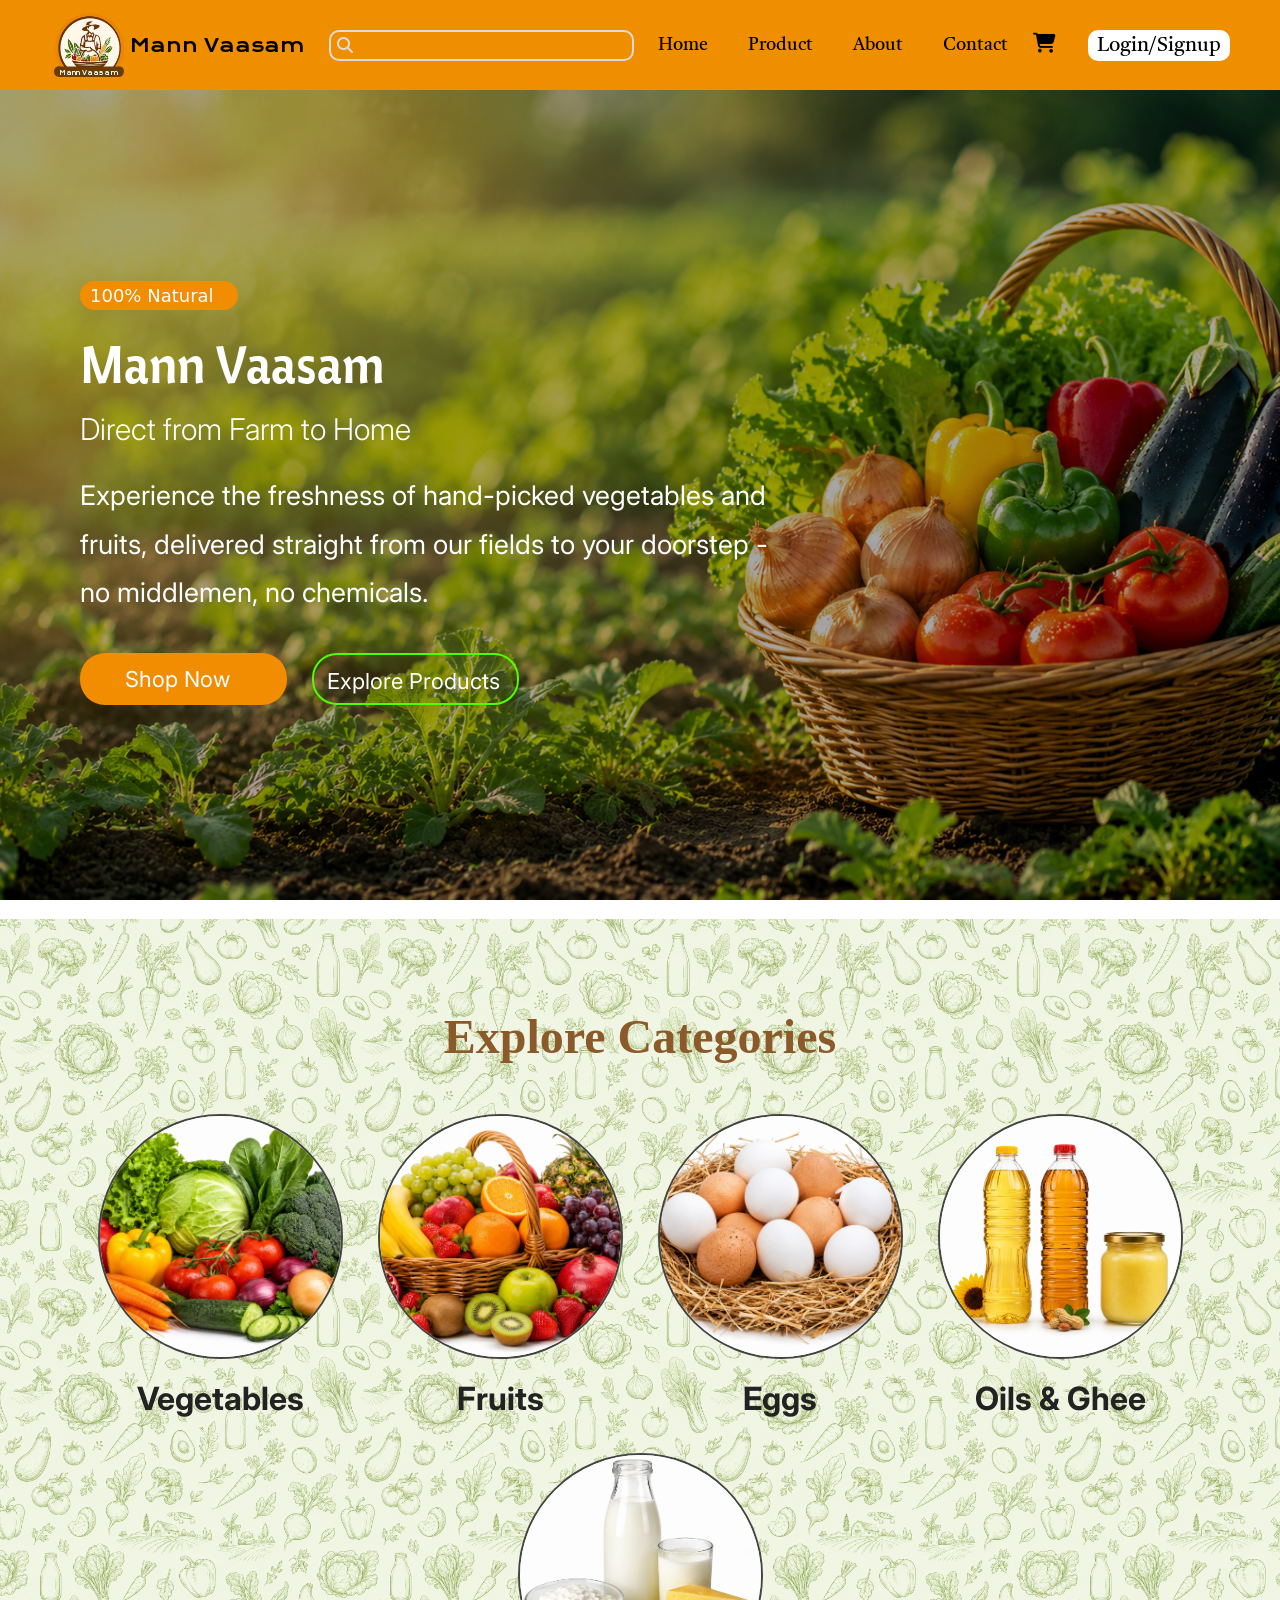
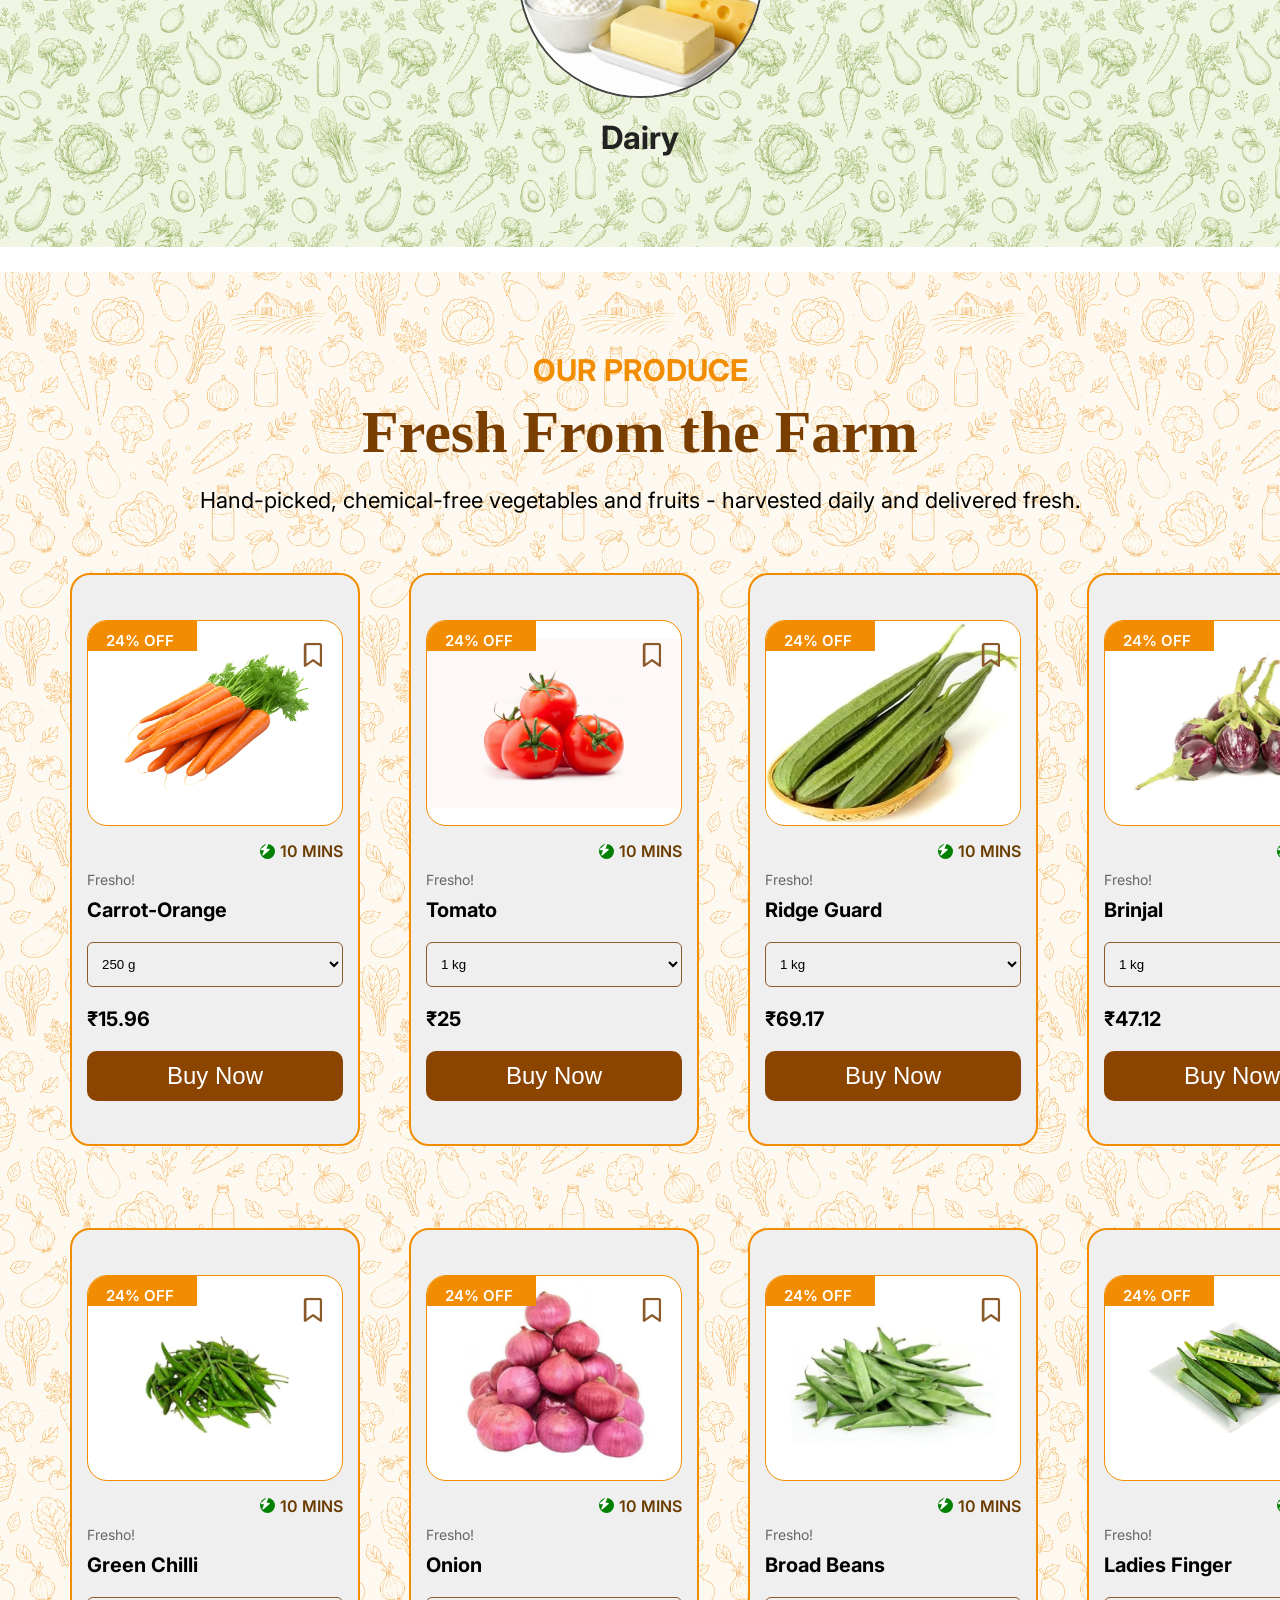
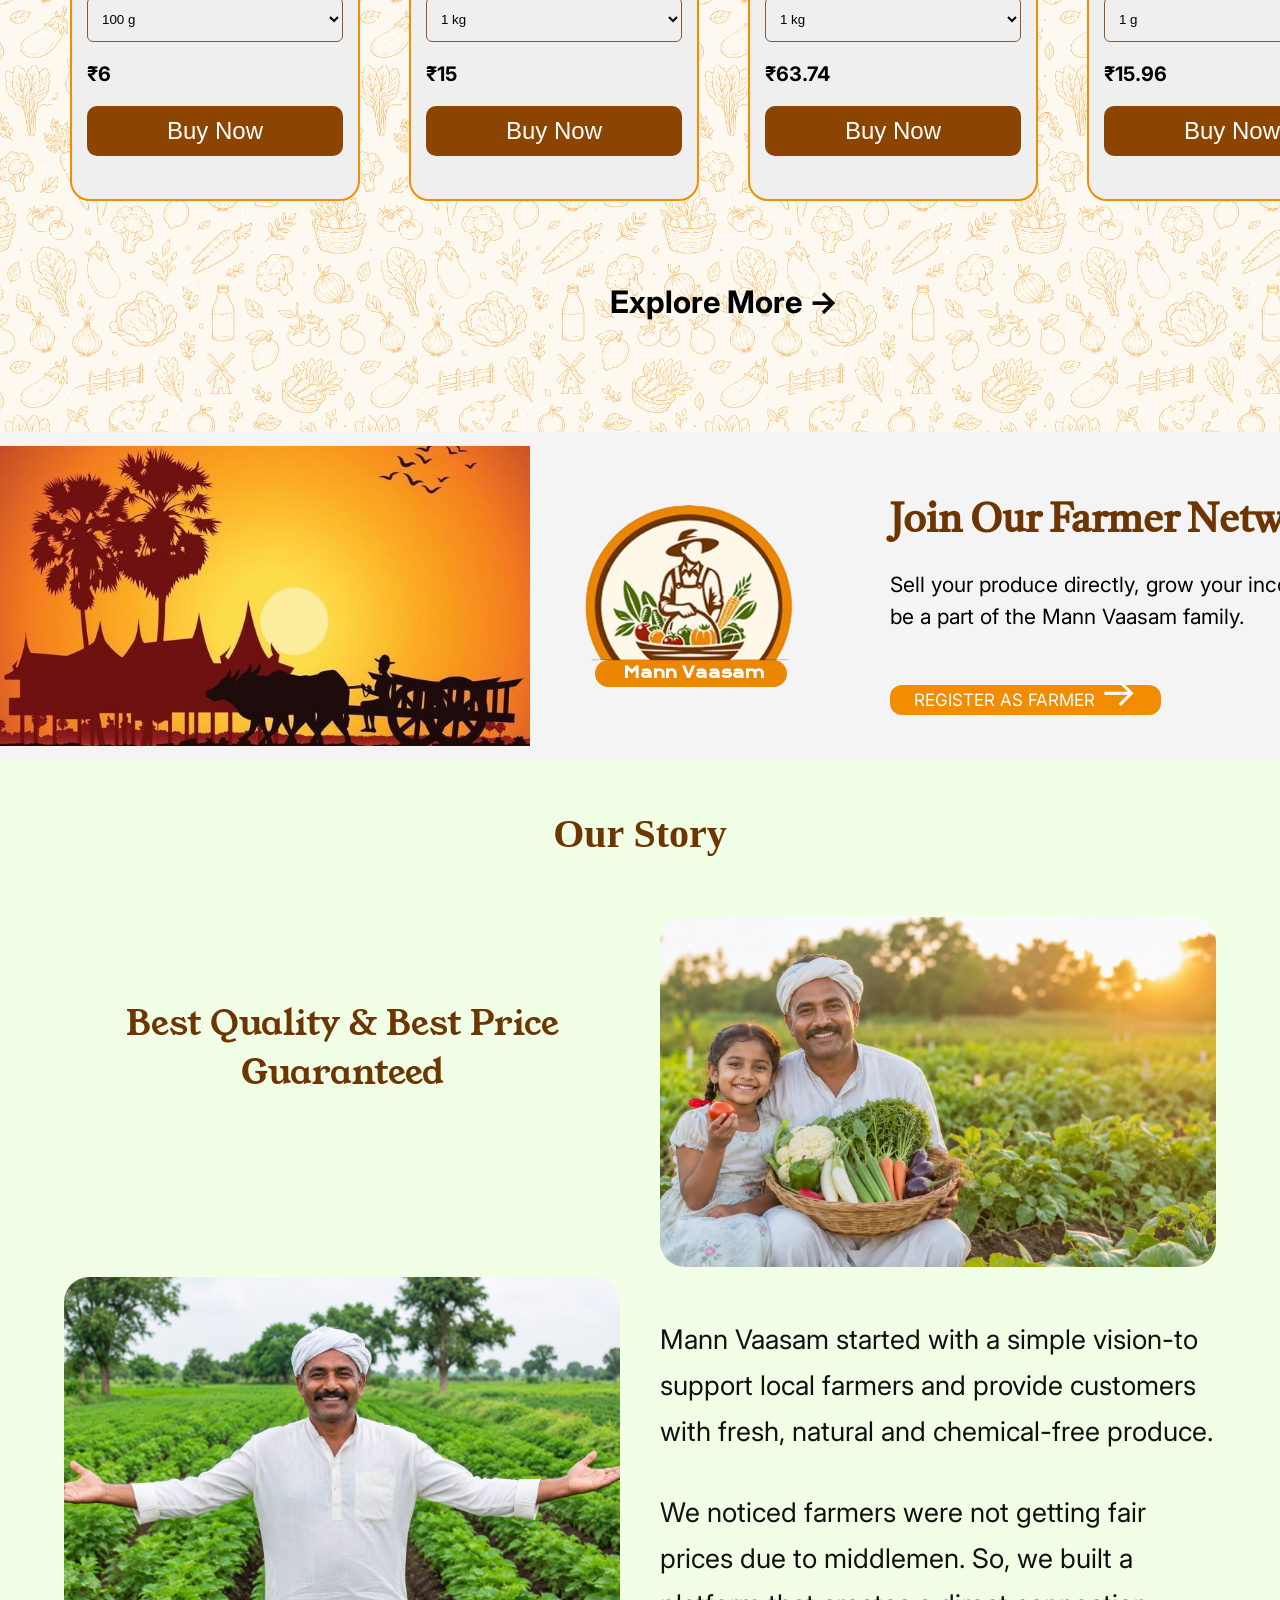
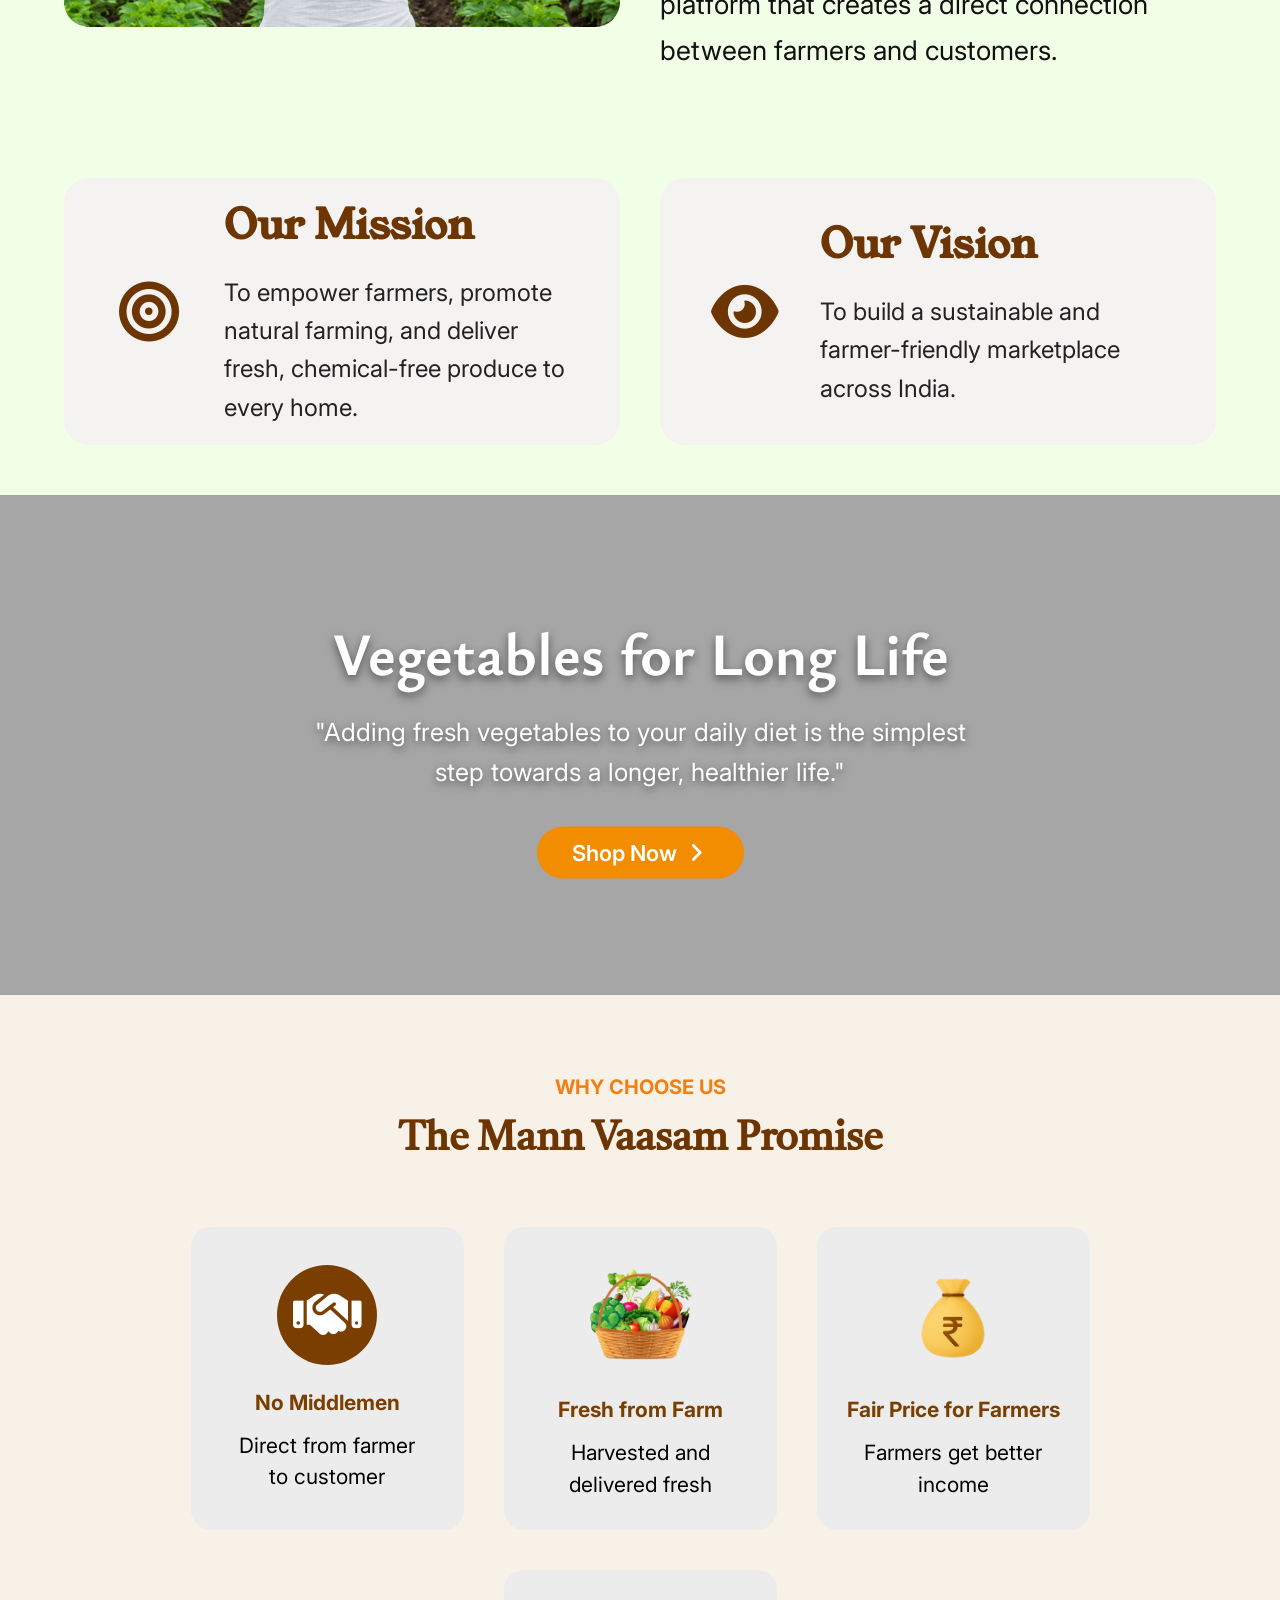
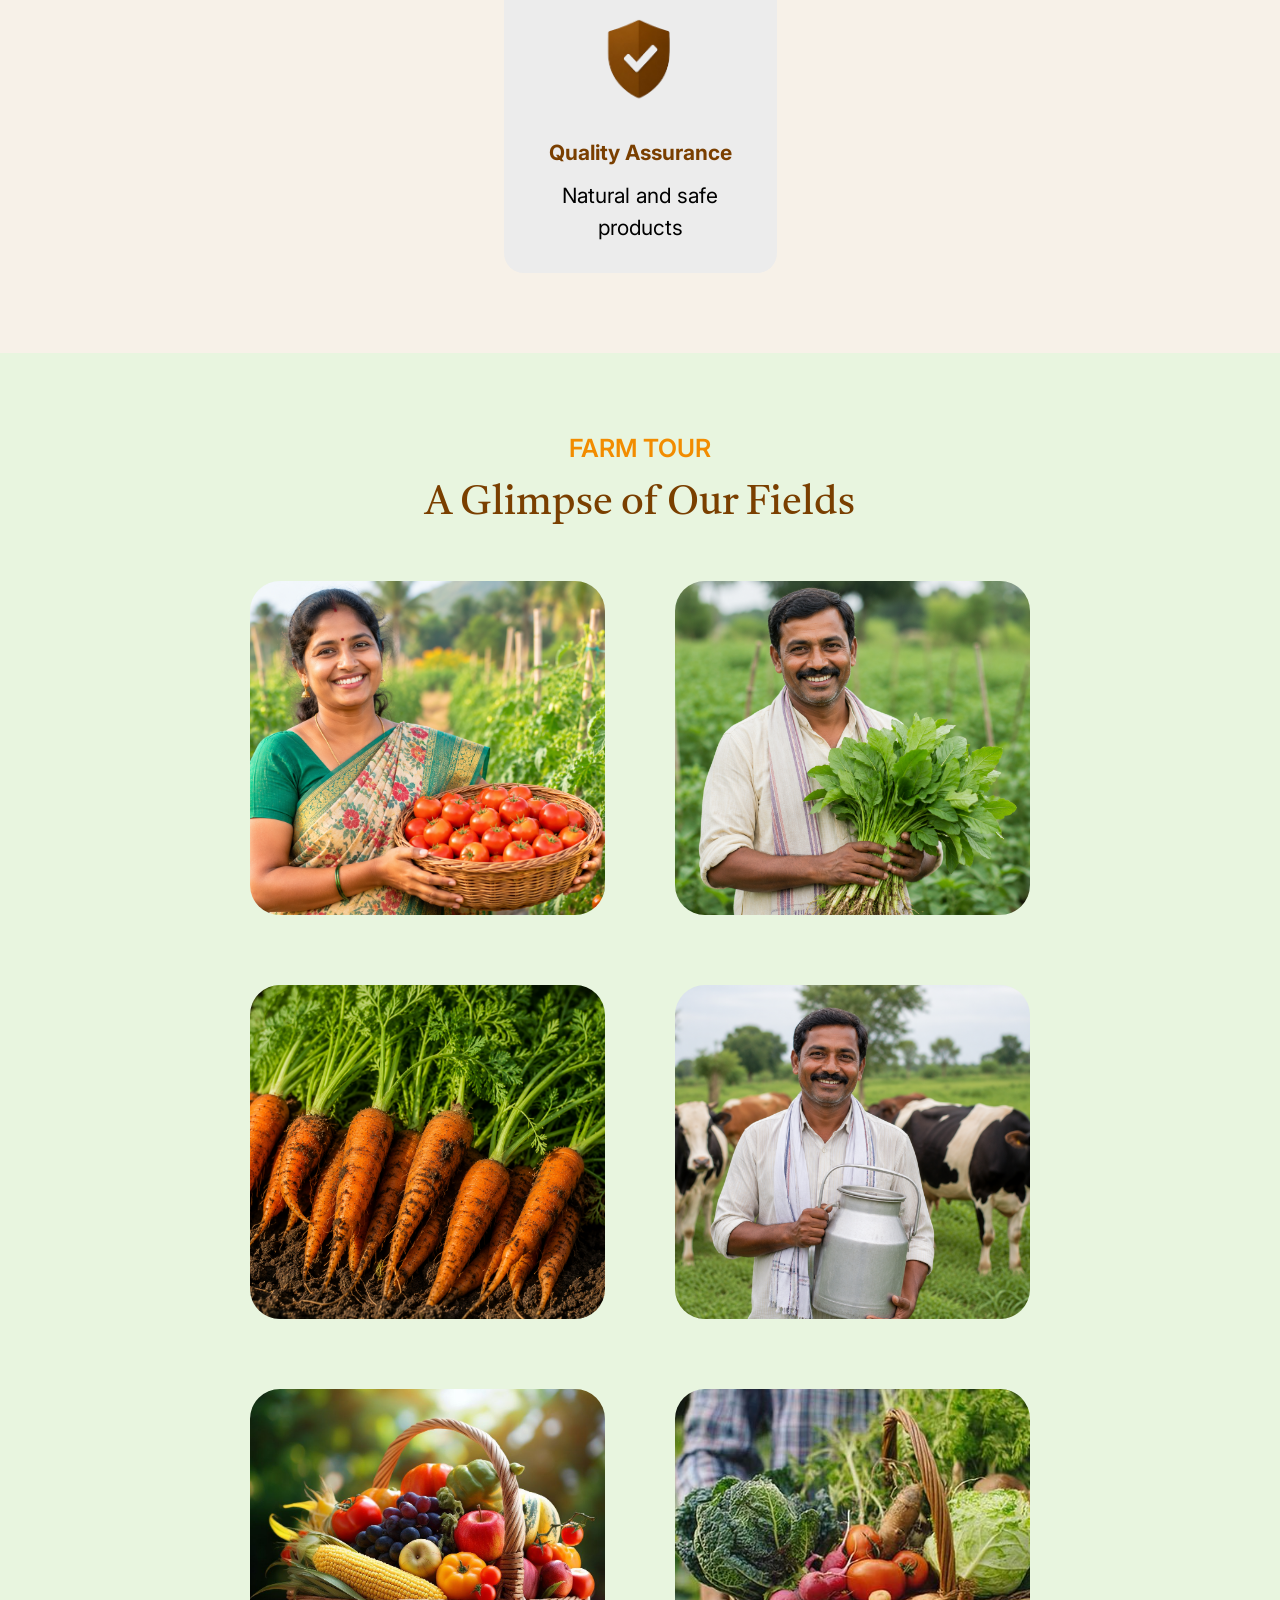
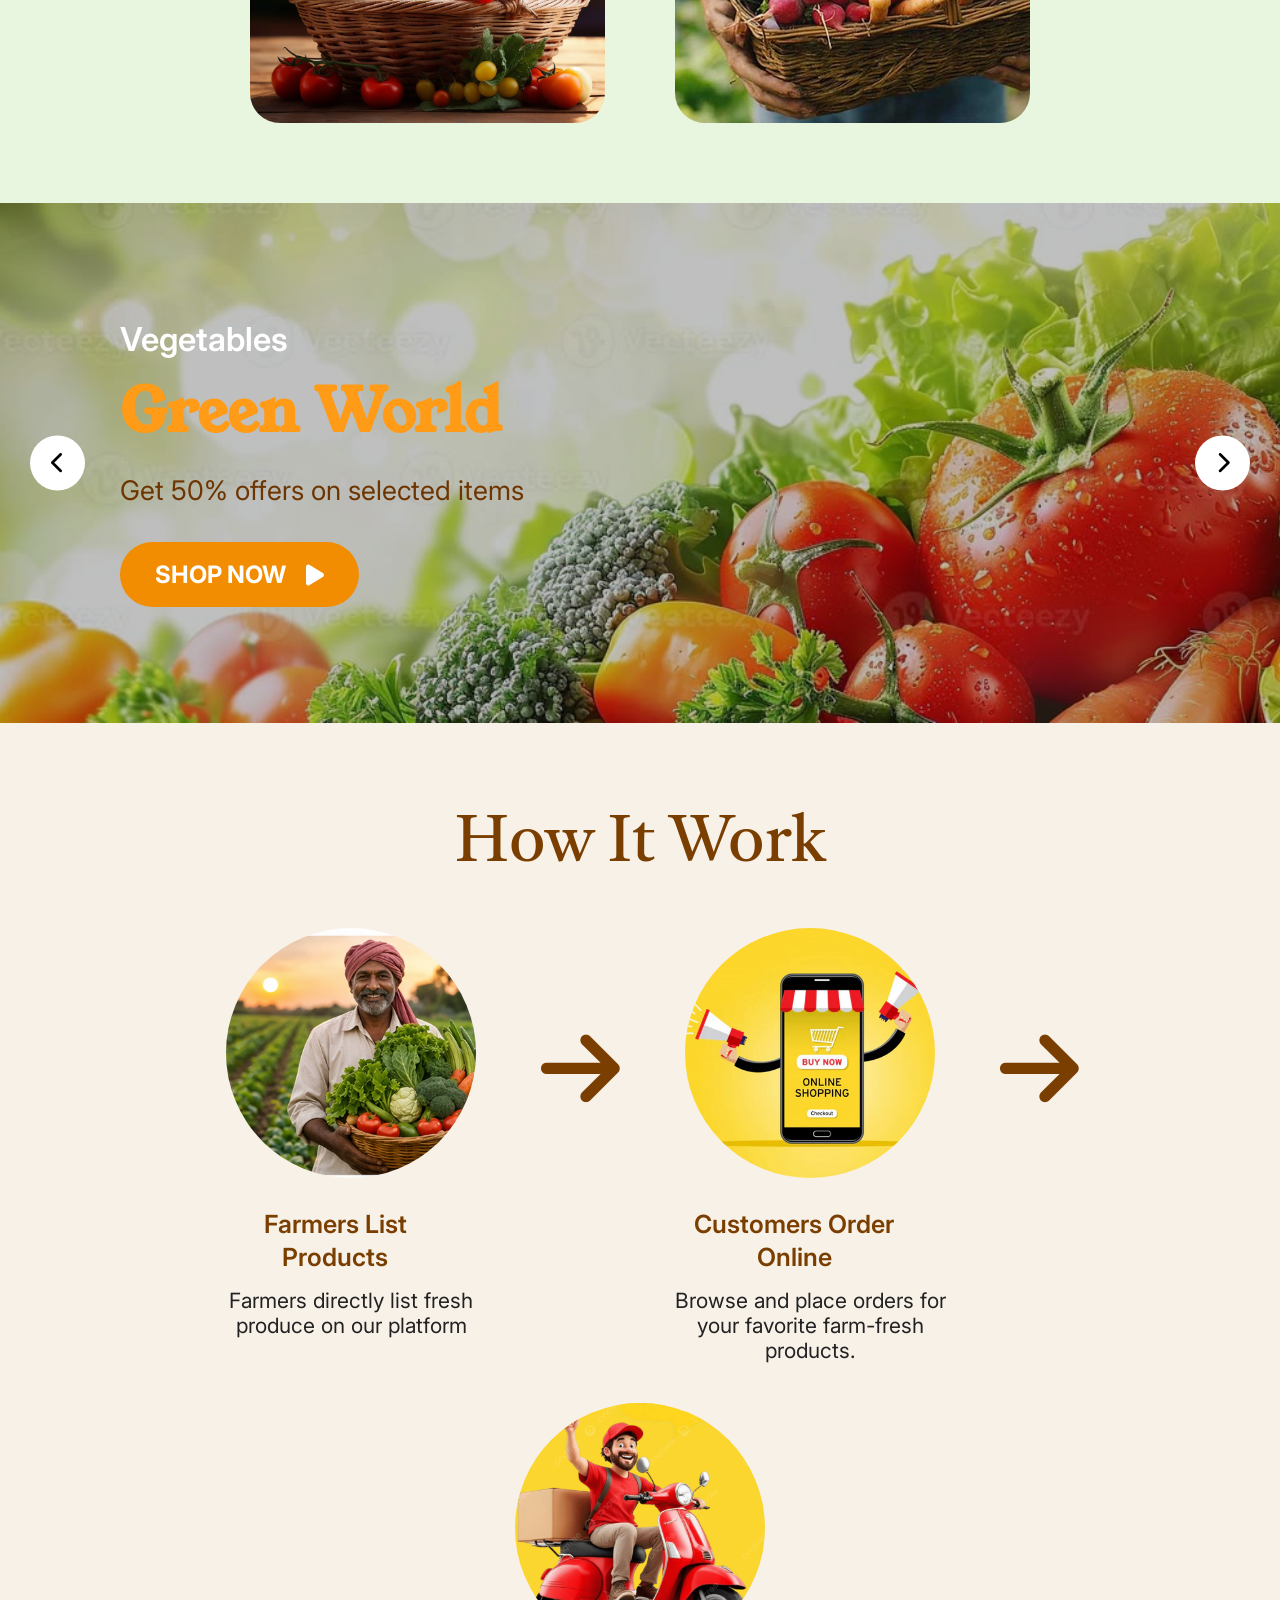
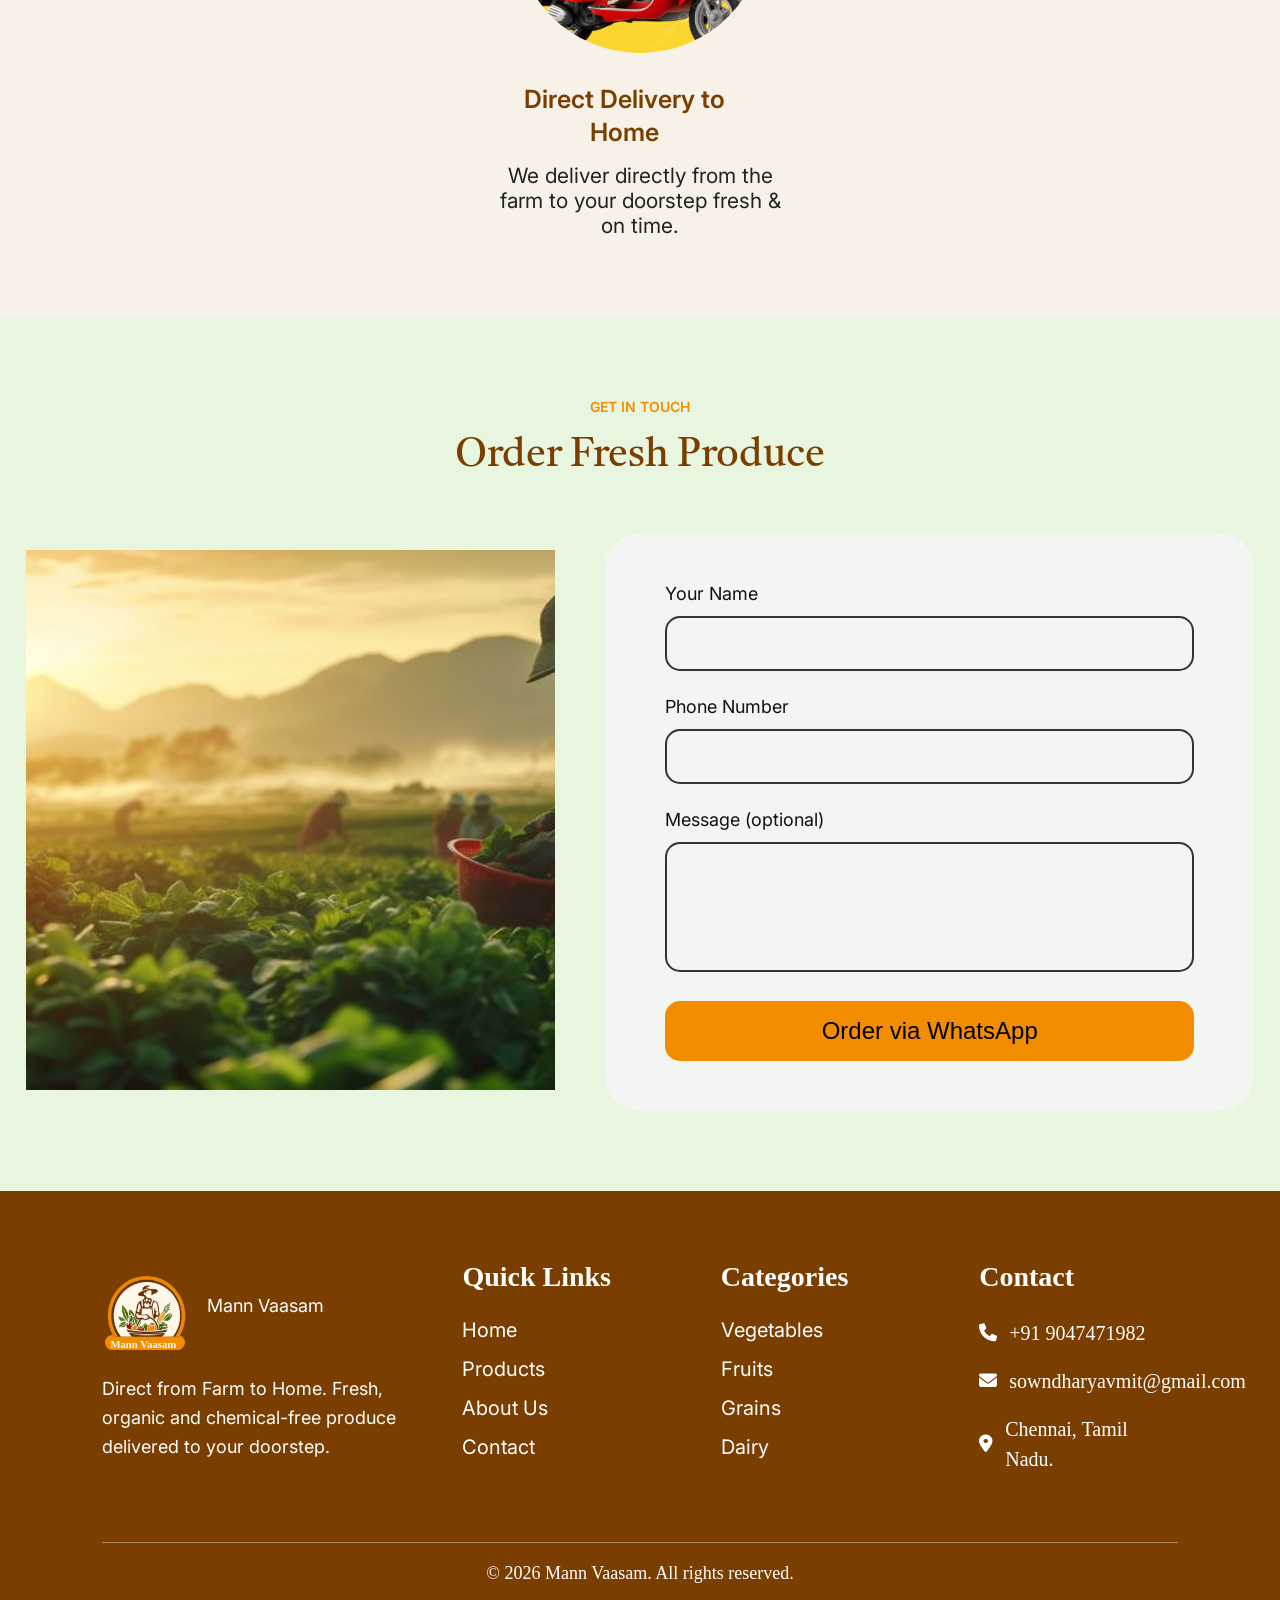
<file: index.html>
<!DOCTYPE html>
<html lang="en">

<head>
    <meta charset="UTF-8">
    <meta name="viewport" content="width=device-width, initial-scale=1.0">
    <title>Mann Vasam</title>
    <link href="./index.css" rel="stylesheet" />
    <link rel="stylesheet" href="https://cdnjs.cloudflare.com/ajax/libs/font-awesome/6.5.1/css/all.min.css">
    <link
        href="https://fonts.googleapis.com/css2?family=Ysabeau+Office&family=Cantora+One&family=Krona+One&family=Inter&family=Tiro+Bangla&family=Tiro+Devanagari+Sanskrit&family=Young+Serif&display=swap&family=Tiro+Devanagari+Sanskrit:ital,wght@0,100..900;1,100..900&display=swap"
        rel="stylesheet">
</head>

<body>
    <header class="navbar" id="home">

        <div class="logo">
            <div class="logo-img">
                <img src="./image/MV logo.png" alt="">
                <div class="logo-tag">
                    <h6>Mann Vaasam</h6>
                </div>
            </div>
            <p>Mann Vaasam</p>
        </div>

        <div class="search-box">
            <i class="fa-solid fa-magnifying-glass"></i>
            <input type="text">
        </div>

        <nav class="nav-links">
            <a href="#home">Home</a>
            <a href="#products">Product</a>
            <a href="#about">About</a>
            <a href="#contact">Contact</a>
        </nav>

        <div class="nav-actions">
            <i class="fa-solid fa-cart-shopping cart"></i>

            <button class="login-btn">
                <a href="#">Login/Signup</a>
            </button>
        </div>

    </header>
    <section class="hero">
        <div class="overlay"></div>

        <div class="hero-content">
            <span class="tag">100% Natural</span>

            <h1>Mann Vaasam</h1>

            <h2>Direct from Farm to Home</h2>

            <p>
                Experience the freshness of hand-picked vegetables
                and fruits, delivered straight from our fields to your
                doorstep - no middlemen, no chemicals.
            </p>

            <div class="hero-btns">
                <a href="#" class="shop-btn">Shop Now</a>
                <a href="#" class="explore-btn">Explore Products</a>
            </div>
        </div>
    </section>

    <section class="categories" id="products">

        <h2 class="section-title">Explore Categories</h2>

        <div class="category-container">

            <div class="category-card">
                <div class="category-img">
                    <img src="./image/vegtable.png" alt="Vegetables">
                </div>
                <h3>Vegetables</h3>
            </div>

            <div class="category-card">
                <div class="category-img">
                    <img src="./image/fruits.png" alt="Fruits">
                </div>
                <h3>Fruits</h3>
            </div>

            <div class="category-card">
                <div class="category-img">
                    <img src="./image/egg.png" alt="Eggs">
                </div>
                <h3>Eggs</h3>
            </div>

            <div class="category-card">
                <div class="category-img">
                    <img src="./image/oil.png" alt="Oils & Ghee">
                </div>
                <h3>Oils & Ghee</h3>
            </div>

            <div class="category-card">
                <div class="category-img">
                    <img src="./image/milk.png" alt="Dairy">
                </div>
                <h3>Dairy</h3>
            </div>

        </div>

    </section>

    <section class="products-section" id="products">

        <div class="section-header">
            <h4>OUR PRODUCE</h4>
            <h2>Fresh From the Farm</h2>
            <p>
                Hand-picked, chemical-free vegetables and fruits -
                harvested daily and delivered fresh.
            </p>
        </div>

        <div class="product-container">

            <!-- Product Card 1 -->
            <div class="product-card">
                <div class="product-img">
                    <div class="discount">24% OFF</div>
                    <div class="wishlist">
                        <i class="fa-regular fa-bookmark"></i>
                    </div>
                    <img src="./image/cattor.png" alt="">
                </div>

                <div class="delivery">
                    <i class="fa-solid fa-bolt"></i>
                    <span>10 MINS</span>
                </div>

                <p class="fresh">Fresho!</p>

                <h3>Carrot-Orange</h3>

                <select>
                    <option>250 g</option>
                    <option>500 g</option>
                    <option>1 kg</option>
                </select>

                <h4 class="price">₹15.96</h4>

                <button>Buy Now</button>

            </div>

            <!-- Product Card 2 -->

            <div class="product-card">



                <div class="product-img">
                    <div class="discount">24% OFF</div>
                    <div class="wishlist">
                        <i class="fa-regular fa-bookmark"></i>
                    </div>
                    <img src="./image/tomotta.png" alt="">
                </div>

                <div class="delivery">
                    <i class="fa-solid fa-bolt"></i>
                    <span>10 MINS</span>
                </div>

                <p class="fresh">Fresho!</p>

                <h3>Tomato</h3>

                <select>
                    <option>1 kg</option>
                    <option>2 kg</option>
                </select>

                <h4 class="price">₹25</h4>

                <button>Buy Now</button>

            </div>

            <!-- Product Card 3 -->

            <div class="product-card">


                <div class="product-img">
                    <div class="discount">24% OFF</div>
                    <div class="wishlist">
                        <i class="fa-regular fa-bookmark"></i>
                    </div>
                    <img src="./image/green.png" alt="">
                </div>

                <div class="delivery">

                    <i class="fa-solid fa-bolt"></i>
                    <span>10 MINS</span>
                </div>

                <p class="fresh">Fresho!</p>

                <h3>Ridge Guard</h3>

                <select>
                    <option>1 kg</option>
                </select>

                <h4 class="price">₹69.17</h4>

                <button>Buy Now</button>

            </div>

            <!-- Product Card 4 -->

            <div class="product-card">



                <div class="product-img">
                    <div class="discount">24% OFF</div>
                    <div class="wishlist">
                        <i class="fa-regular fa-bookmark"></i>
                    </div>
                    <img src="./image/brinj.png" alt="">
                </div>

                <div class="delivery">
                    <i class="fa-solid fa-bolt"></i>
                    <span>10 MINS</span>
                </div>

                <p class="fresh">Fresho!</p>

                <h3>Brinjal</h3>

                <select>
                    <option>1 kg</option>
                </select>

                <h4 class="price">₹47.12</h4>

                <button>Buy Now</button>

            </div>
            <!-- Product Card 5 -->
            <div class="product-card">



                <div class="product-img">
                    <div class="discount">24% OFF</div>
                    <div class="wishlist">
                        <i class="fa-regular fa-bookmark"></i>
                    </div>
                    <img src="./image/chili.png" alt="">
                </div>

                <div class="delivery">
                    <i class="fa-solid fa-bolt"></i>
                    <span>10 MINS</span>
                </div>

                <p class="fresh">Fresho!</p>

                <h3>Green Chilli</h3>

                <select>
                    <option>100 g</option>
                    <option>250 g</option>
                    <option>500 g</option>
                </select>

                <h4 class="price">₹6</h4>

                <button>Buy Now</button>

            </div>

            <!-- Product Card 6 -->
            <div class="product-card">



                <div class="product-img">
                    <div class="discount">24% OFF</div>
                    <div class="wishlist">
                        <i class="fa-regular fa-bookmark"></i>
                    </div>
                    <img src="./image/onion.png" alt="">
                </div>

                <div class="delivery">
                    <i class="fa-solid fa-bolt"></i>
                    <span>10 MINS</span>
                </div>

                <p class="fresh">Fresho!</p>

                <h3>Onion</h3>

                <select>
                    <option>1 kg</option>
                    <option>1.5 kg</option>
                    <option>2 kg</option>
                </select>

                <h4 class="price">₹15</h4>

                <button>Buy Now</button>

            </div>

            <!-- Product Card 7 -->
            <div class="product-card">



                <div class="product-img">
                    <div class="discount">24% OFF</div>
                    <div class="wishlist">
                        <i class="fa-regular fa-bookmark"></i>
                    </div>
                    <img src="./image/veg.png" alt="">
                </div>

                <div class="delivery">
                    <i class="fa-solid fa-bolt"></i>
                    <span>10 MINS</span>
                </div>

                <p class="fresh">Fresho!</p>

                <h3>Broad Beans</h3>

                <select>
                    <option>1 kg</option>
                    <option>500 g</option>
                    <option>250 g</option>
                </select>

                <h4 class="price">₹63.74</h4>

                <button>Buy Now</button>

            </div>

            <!-- Product Card 8 -->
            <div class="product-card">
                <div class="product-img">
                    <div class="discount">24% OFF</div>
                    <div class="wishlist">
                        <i class="fa-regular fa-bookmark"></i>
                    </div>
                    <img src="./image/finger.png" alt="">
                </div>

                <div class="delivery">
                    <i class="fa-solid fa-bolt"></i>
                    <span>10 MINS</span>
                </div>

                <p class="fresh">Fresho!</p>

                <h3>Ladies Finger</h3>

                <select>
                    <option>1 g</option>
                    <option>500 g</option>
                    <option>1.5 kg</option>
                </select>

                <h4 class="price">₹15.96</h4>

                <button>Buy Now</button>

            </div>

            <h2 class="explore-link"> Explore More -></h2>
        </div>

    </section>

    <section class="farmer-network" id="about">

        <div class="network-image">
            <img src="./image/agri.jpg" alt="Farmer">
        </div>

        <div class="network-content">

            <div class="network-logo">
                <img src="./image/form.png" alt="Mann Vaasam Logo">
                <h6>Mann Vaasam</h6>
            </div>

            <div class="network-text">
                <h2>Join Our Farmer Network</h2>

                <p>
                    Sell your produce directly, grow your income
                    and be a part of the Mann Vaasam family.
                </p>

                <a href="#" class="register-btn">
                    REGISTER AS FARMER
                    <span>→</span>
                </a>
            </div>

        </div>

    </section>

    <section class="our-story">

        <h2 class="story-title">Our Story</h2>

        <div class="story-container">

            <!-- Left Side -->
            <div class="story-left">

                <h3>
                    Best Quality & Best Price
                    <br>
                    Guaranteed
                </h3>

                <img src="./image/farmer0.png" alt="Farmer">

            </div>

            <!-- Right Side -->
            <div class="story-right">

                <img src="./image/dad.png" alt="Farm Family">

                <div class="story-content">

                    <p>
                        Mann Vaasam started with a simple vision-to support
                        local farmers and provide customers with fresh,
                        natural and chemical-free produce.
                    </p>

                    <p>
                        We noticed farmers were not getting fair prices due
                        to middlemen. So, we built a platform that creates a
                        direct connection between farmers and customers.
                    </p>

                </div>

            </div>


        </div>
        <div class="mission-vision">
            <!-- Mission Card -->
            <div class="mv-card">

                <div class="mv-icon">
                    <i class="fa-solid fa-bullseye"></i>
                </div>

                <div class="mv-content">
                    <h2>Our Mission</h2>

                    <p>
                        To empower farmers, promote natural farming, and deliver
                        fresh, chemical-free produce to every home.
                    </p>
                </div>

            </div>

            <!-- Vision Card -->
            <div class="mv-card">

                <div class="mv-icon">
                    <i class="fa-solid fa-eye"></i>
                </div>

                <div class="mv-content">
                    <h2>Our Vision</h2>

                    <p>
                        To build a sustainable and farmer-friendly marketplace
                        across India.
                    </p>
                </div>

            </div>
        </div>

    </section>

    <section class="video-banner">

        <video autoplay muted loop playsinline>
            <source src="./image/vido_bg.mp4" type="video/mp4">
            Your browser does not support the video tag.
        </video>

        <div class="video-overlay"></div>

        <div class="video-content">

            <h1>Vegetables for Long Life</h1>

            <p>
                "Adding fresh vegetables to your daily diet is the
                simplest step towards a longer, healthier life."
            </p>

            <a href="#" class="shop-btn">
                Shop Now
                <i class="fa-solid fa-angle-right"></i>
            </a>

        </div>

    </section>

    <section class="promise-section">

        <div class="promise-header">
            <h4>WHY CHOOSE US</h4>
            <h2>The Mann Vaasam Promise</h2>
        </div>

        <div class="promise-container">

            <div class="promise-card">
                <div class="icon-circle">
                    <i class="fa-solid fa-handshake"></i>
                </div>

                <h3>No Middlemen</h3>

                <p>
                    Direct from farmer
                    <br>
                    to customer
                </p>
            </div>

            <div class="promise-card">
                <img src="./image/farm-basket.png" alt="Fresh Farm">

                <h3>Fresh from Farm</h3>

                <p>
                    Harvested and
                    <br>
                    delivered fresh
                </p>
            </div>

            <div class="promise-card">
                <img src="./image/money-bag.png" alt="Fair Price">

                <h3>Fair Price for Farmers</h3>

                <p>
                    Farmers get better
                    <br>
                    income
                </p>
            </div>

            <div class="promise-card">
                <img src="./image/shield.png" alt="Fair Price">


                <h3>Quality Assurance</h3>

                <p>
                    Natural and safe
                    <br>
                    products
                </p>
            </div>

        </div>

    </section>

    <section class="farm-tour">

        <div class="farm-header">
            <h4>FARM TOUR</h4>
            <h2>A Glimpse of Our Fields</h2>
        </div>

        <div class="farm-gallery">

            <div class="farm-card">
                <img src="./image/women.png" alt="Farmer Woman">
            </div>

            <div class="farm-card">
                <img src="./image/farmer-man.png" alt="Farmer Man">
            </div>

            <div class="farm-card">
                <img src="./image/carrot.png" alt="Fresh Carrots">
            </div>
            <div class="farm-card">
                <img src="./image/milk-man.png" alt="Farmer Woman">
            </div>

            <div class="farm-card">
                <img src="./image/furite.jpg" alt="Farmer Man">
            </div>

            <div class="farm-card">
                <img src="./image/vegtable-basket.jpg" alt="Fresh Carrots">
            </div>


        </div>

    </section>
    <section class="banner-slider">

        <div class="slides">

            <!-- Slide 1 -->
            <div class="slide">

                <img src="./image/vegtable-banner.jpg" alt="">

                <div class="slide-content">

                    <span>Vegetables</span>

                    <h1>Green World</h1>

                    <p>Get 50% offers on selected items</p>

                    <a href="#">SHOP NOW <i class="fa-solid fa-play"></i></a>

                </div>

            </div>

            <!-- Slide 2 -->
            <div class="slide">

                <img src="./image/furite-banner.jpg" alt="furit">

                <div class="slide-content">

                    <span>Fresh Fruits</span>

                    <h1>Healthy Choice</h1>

                    <p>Sweet, juicy fruits directly from farms</p>

                    <a href="#">SHOP NOW <i class="fa-solid fa-play"></i></a>

                </div>

            </div>

            <!-- Slide 3 -->
            <div class="slide">

                <img src="./image/egg-banner.jpg" alt="">

                <div class="slide-content">

                    <span>Farm Eggs</span>

                    <h1>Protein Power</h1>

                    <p>Fresh country eggs delivered daily</p>

                    <a href="#">SHOP NOW <i class="fa-solid fa-play"></i></a>

                </div>

            </div>

            <!-- Slide 4 -->
            <div class="slide">

                <img src="./image/milk-bnner.jpg" alt="">

                <div class="slide-content">

                    <span>Dairy Products</span>

                    <h1>Pure Fresh Milk</h1>

                    <p>Natural milk & dairy from local farms</p>

                    <a href="#">SHOP NOW <i class="fa-solid fa-play"></i></a>

                </div>

            </div>

        </div>

        <!-- Left Arrow -->

        <button class="prev">
            <i class="fa-solid fa-chevron-left"></i>
        </button>

        <!-- Right Arrow -->

        <button class="next">
            <i class="fa-solid fa-chevron-right"></i>
        </button>

    </section>

    <section class="how-it-works" id="contact">

        <h2 class="how-title">How It Work</h2>

        <div class="work-container">

            <!-- Step 1 -->
            <div class="work-card">

                <div class="work-img">
                    <img src="./image/farmar-man.png" alt="">
                </div>

                <h3>Farmers List<br> Products</h3>

                <p>
                    Farmers directly list fresh
                    produce on our platform
                </p>

            </div>

            <!-- Arrow -->
            <div class="arrow">
                <i class="fa-solid fa-arrow-right"></i>
            </div>

            <!-- Step 2 -->
            <div class="work-card">

                <div class="work-img">
                    <img src="./image/online-shop.png" alt="">
                </div>

                <h3>Customers Order Online</h3>

                <p>
                    Browse and place orders for
                    your favorite farm-fresh products.
                </p>

            </div>

            <!-- Arrow -->
            <div class="arrow">
                <i class="fa-solid fa-arrow-right"></i>
            </div>

            <!-- Step 3 -->
            <div class="work-card">

                <div class="work-img">
                    <img src="./image/delivery-man.png" alt="" class="delivery-man">
                </div>

                <h3>Direct Delivery to Home</h3>

                <p>
                    We deliver directly from
                    the farm to your doorstep
                    fresh & on time.
                </p>

            </div>

        </div>

    </section>


    <section class="contact-section" id="Contact">

        <div class="contact-heading">
            <h4>GET IN TOUCH</h4>
            <h2>Order Fresh Produce</h2>
        </div>

        <div class="contact-container">

            <!-- Left Image -->
            <div class="contact-image">
                <img src="./image/login.jpg" alt="Farm">
            </div>

            <!-- Right Form -->
            <div class="contact-form">

                <div class="form-group">
                    <label>Your Name</label>
                    <input type="text">
                </div>

                <div class="form-group">
                    <label>Phone Number</label>
                    <input type="tel">
                </div>

                <div class="form-group">
                    <label>Message (optional)</label>
                    <textarea></textarea>
                </div>

                <button id="whatsappBtn">
                    Order via WhatsApp
                </button>

            </div>

        </div>

    </section>
    <footer class="footer">

        <div class="footer-container">

            <!-- Logo Section -->
            <div class="footer-about">

                <div class="footer-logo">
                    <div class="footer-logo-img">
                        <img src="./image/MV logo.png" alt="">
                        <div class="foot-logo-tag">
                            <h6>Mann Vaasam</h6>
                        </div>
                    </div>
                    <p>Mann Vaasam</p>
                </div>

                <p>
                    Direct from Farm to Home. Fresh, organic and
                    chemical-free produce delivered to your doorstep.
                </p>

            </div>

            <!-- Quick Links -->
            <div class="footer-links">

                <h3>Quick Links</h3>

                <a href="#">Home</a>
                <a href="#">Products</a>
                <a href="#">About Us</a>
                <a href="#">Contact</a>

            </div>

            <!-- Categories -->
            <div class="footer-links">

                <h3>Categories</h3>

                <a href="#">Vegetables</a>
                <a href="#">Fruits</a>
                <a href="#">Grains</a>
                <a href="#">Dairy</a>

            </div>

            <!-- Contact -->
            <div class="footer-contact">

                <h3>Contact</h3>

                <p>
                    <i class="fa-solid fa-phone"></i>
                    +91 9047471982
                </p>

                <p>
                    <i class="fa-solid fa-envelope"></i>
                    sowndharyavmit@gmail.com
                </p>

                <p>
                    <i class="fa-solid fa-location-dot"></i>
                    Chennai, Tamil Nadu.
                </p>

            </div>

        </div>

        <hr>

        <div class="footer-bottom">
            © 2026 Mann Vaasam. All rights reserved.
        </div>

    </footer>
</body>

</html>
</file>
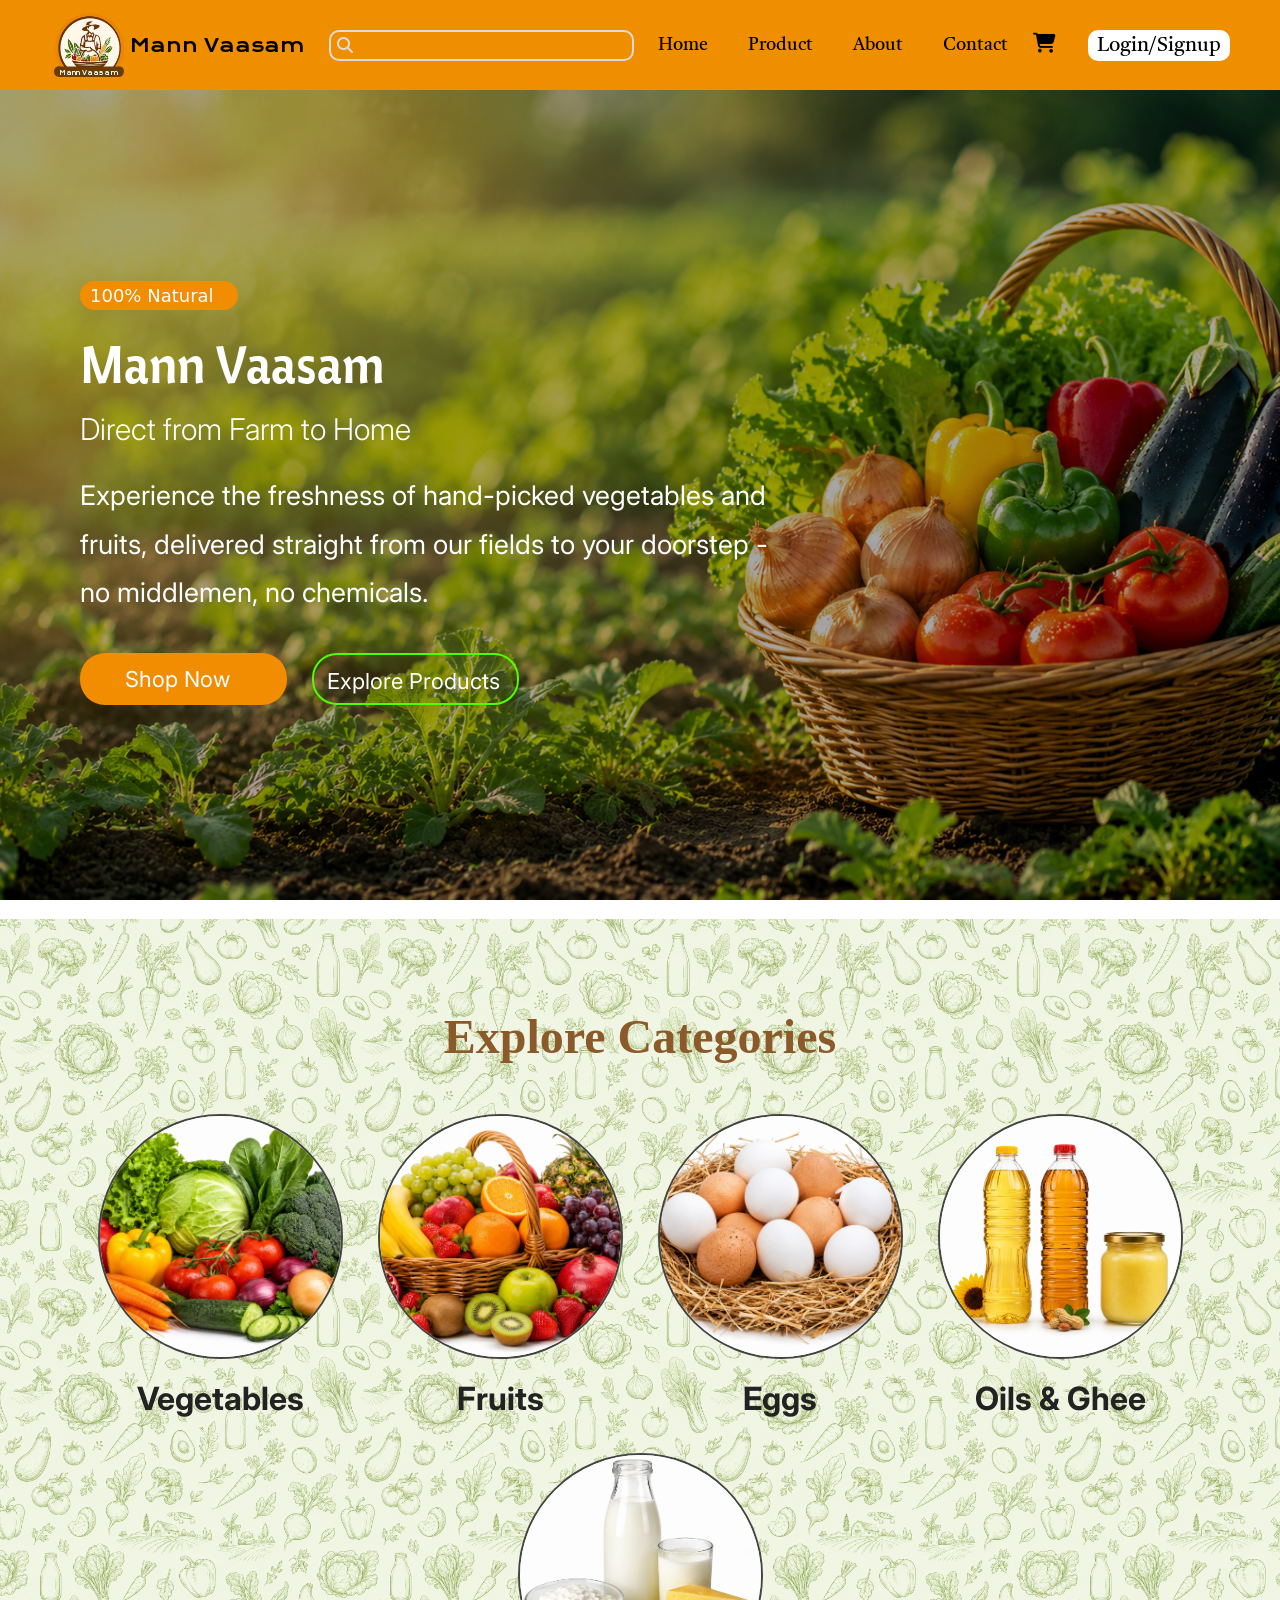
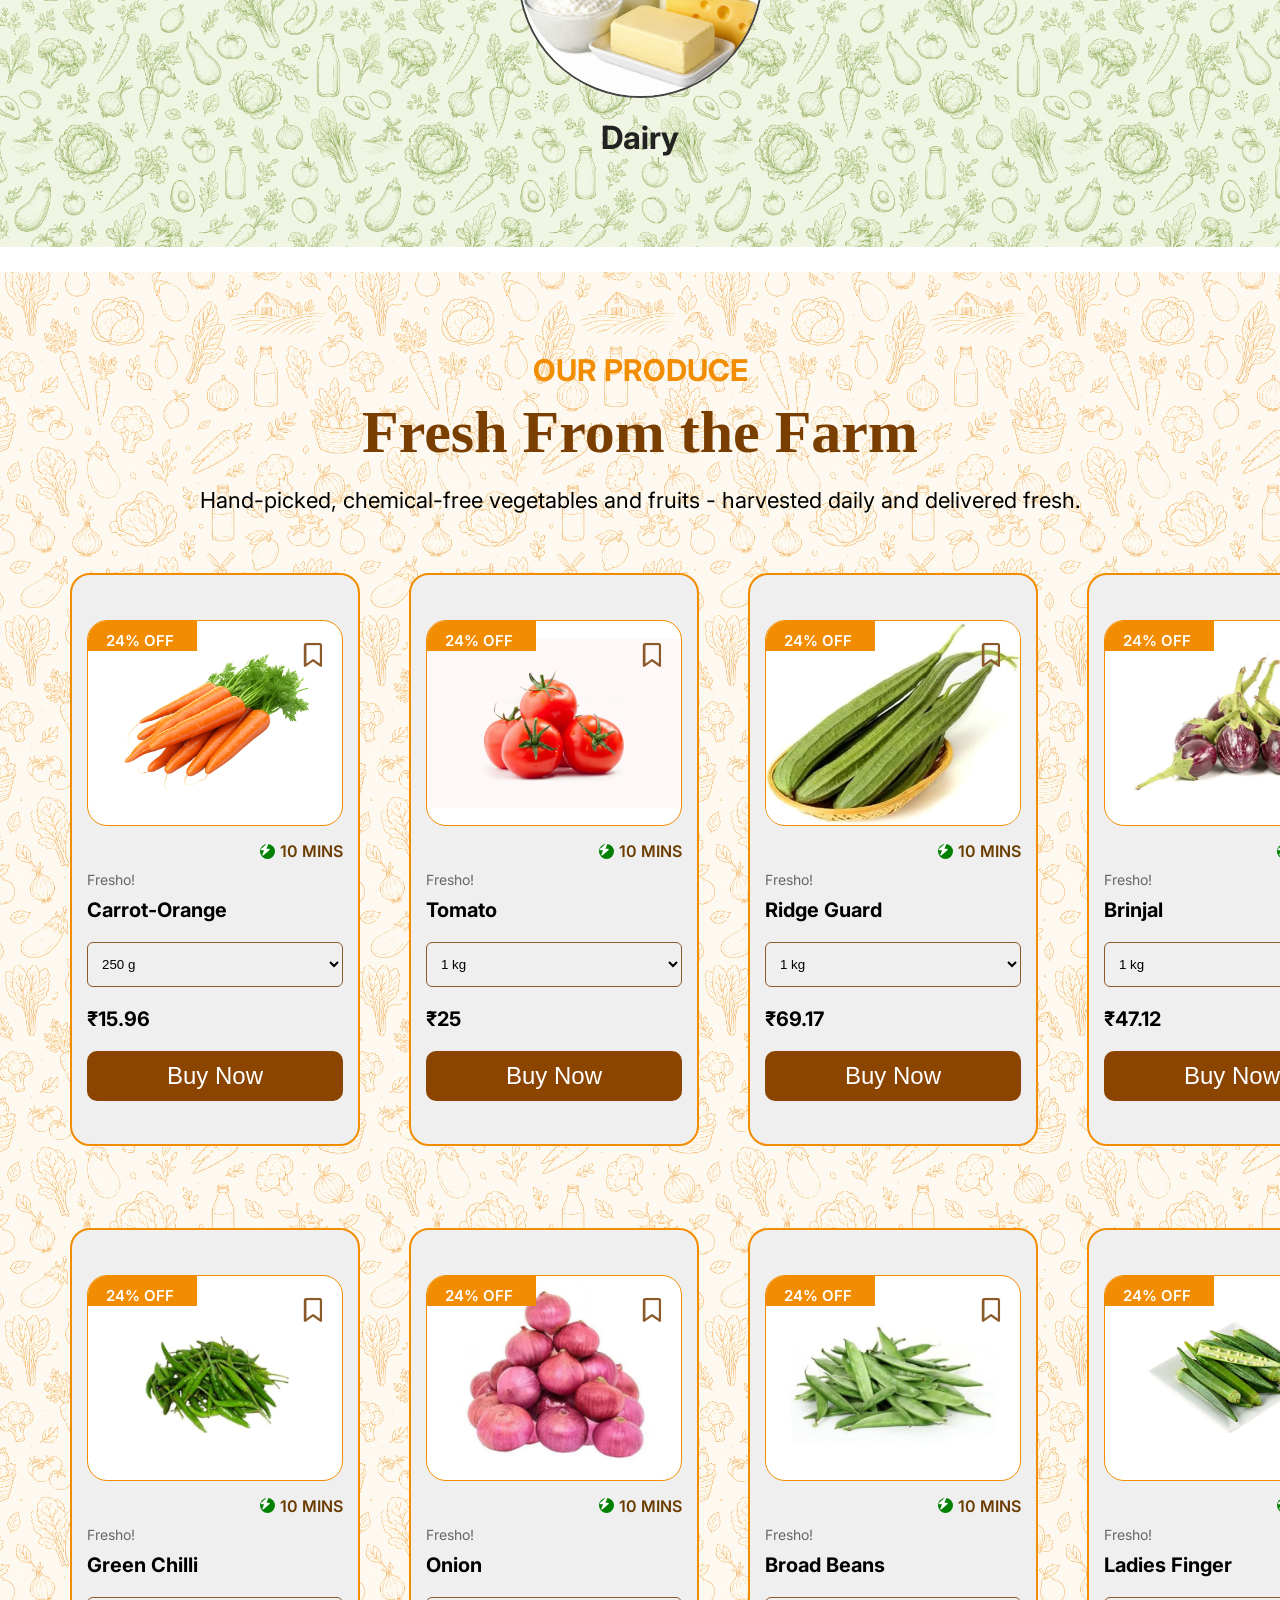
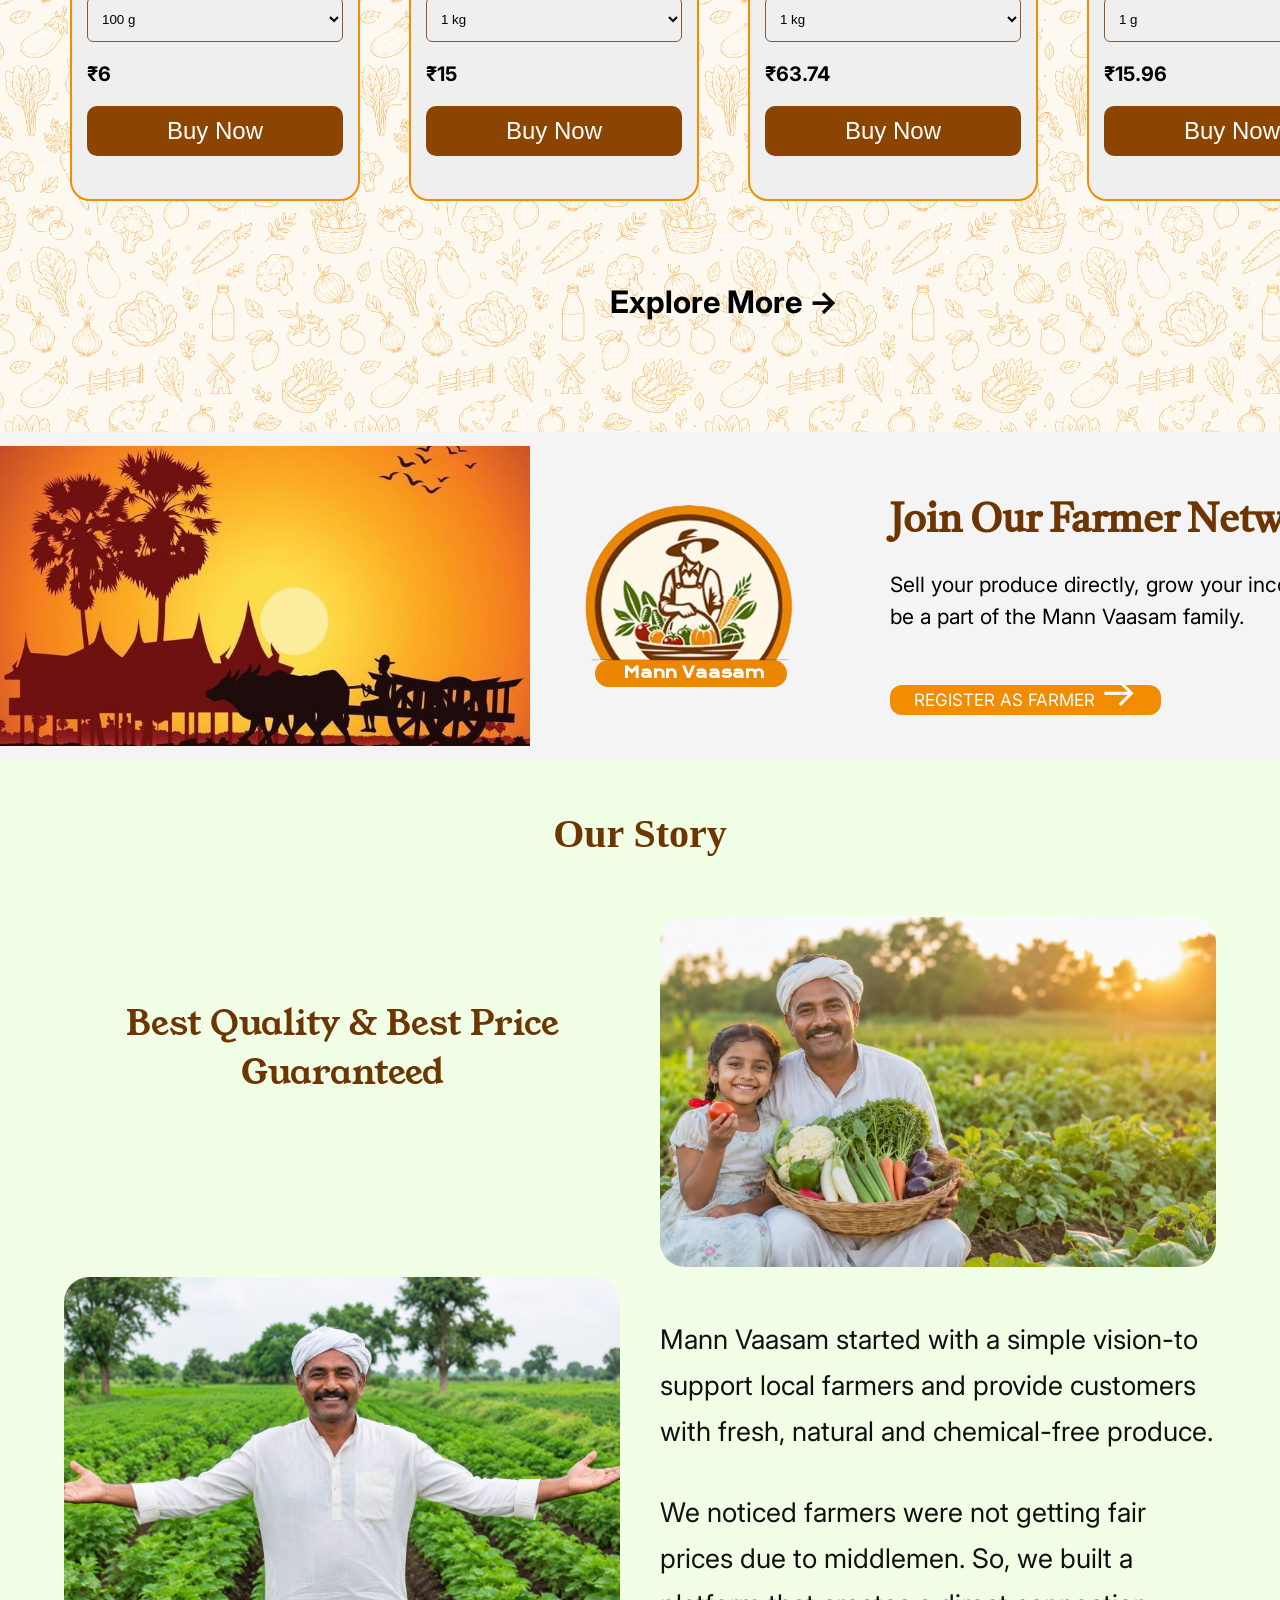
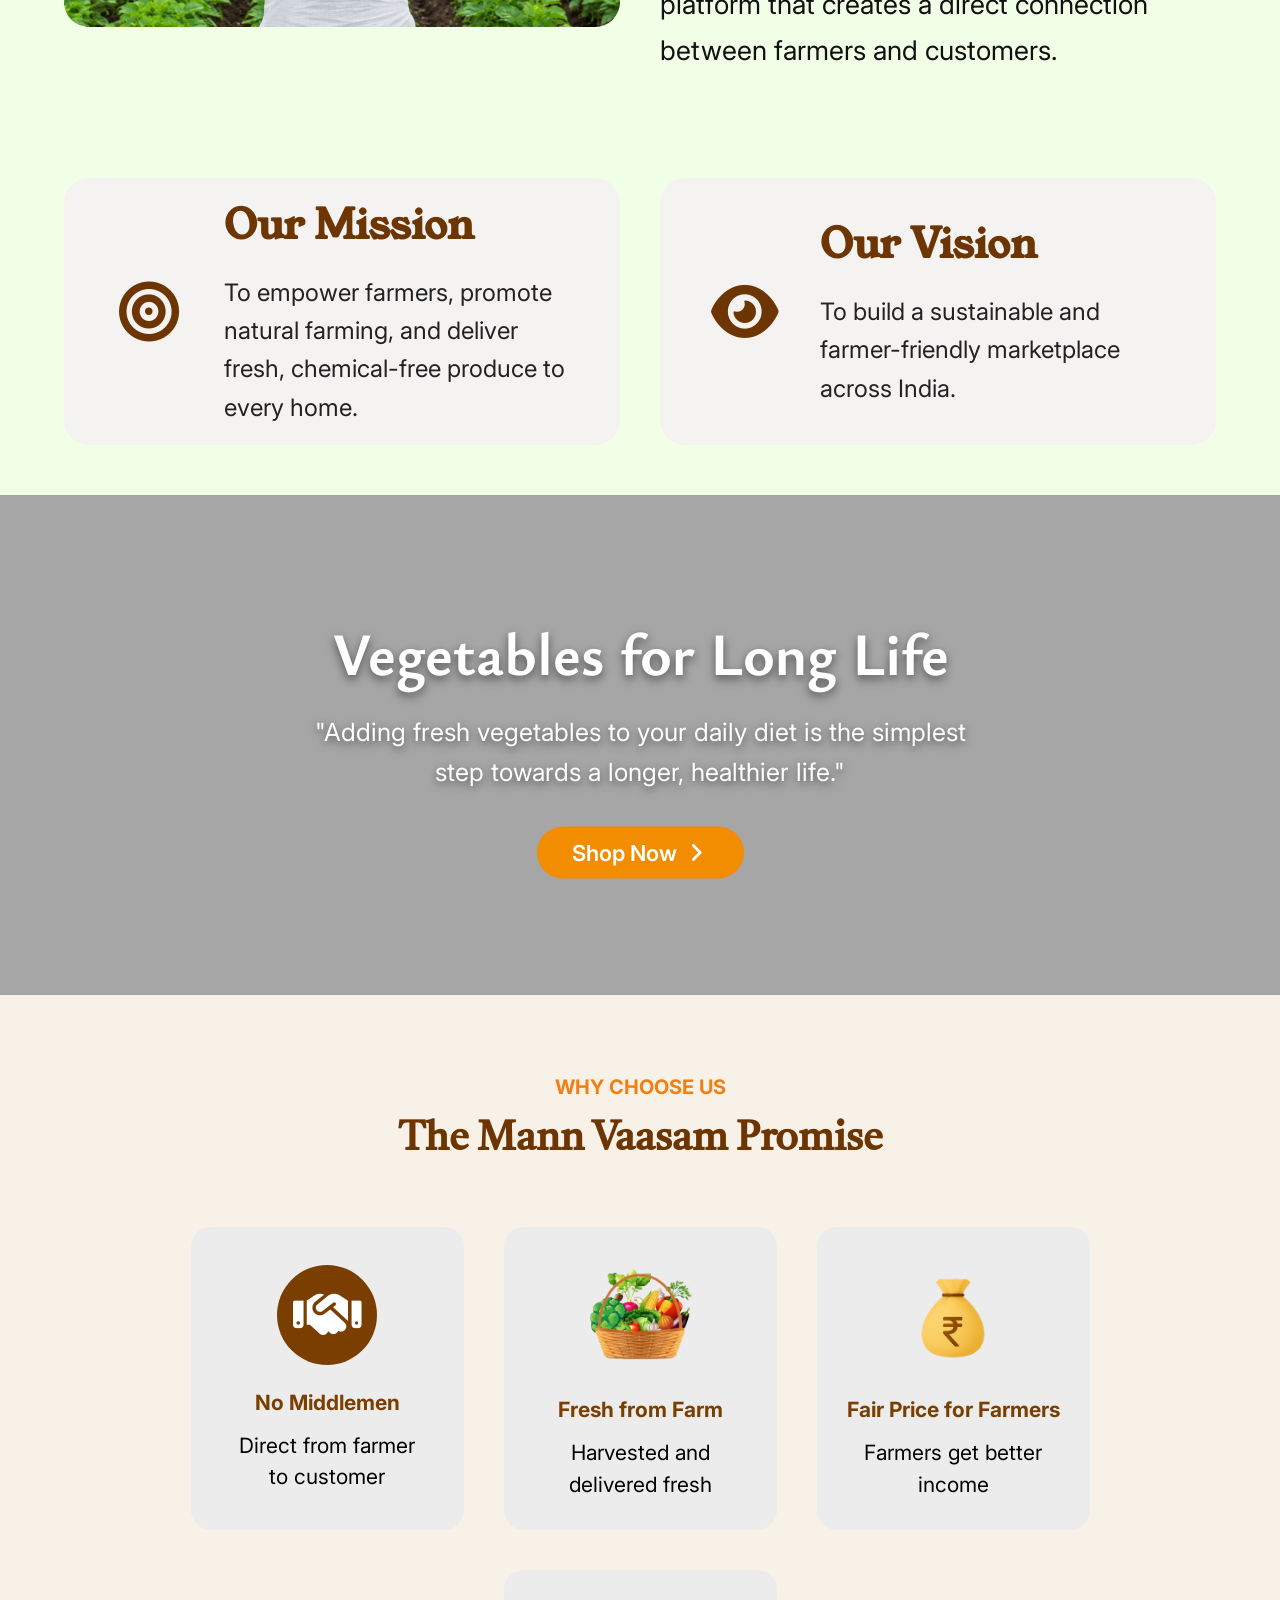
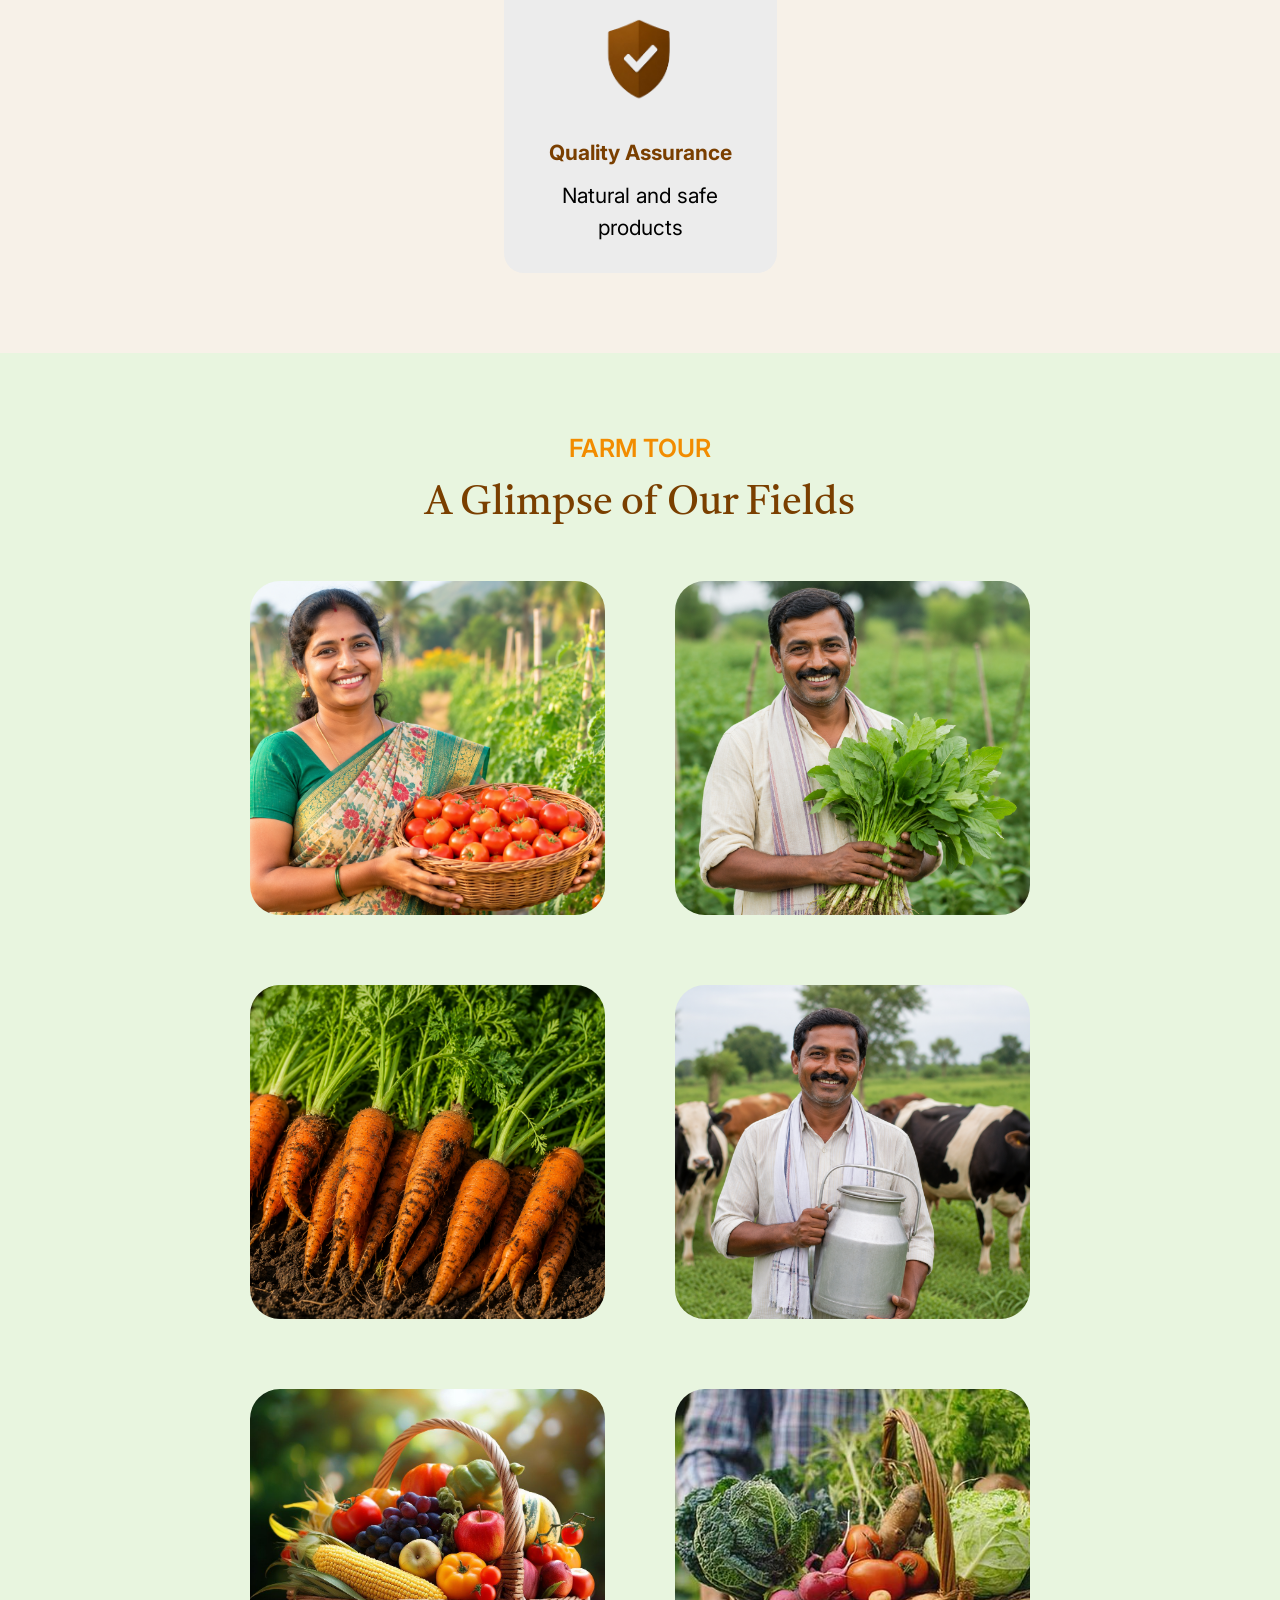
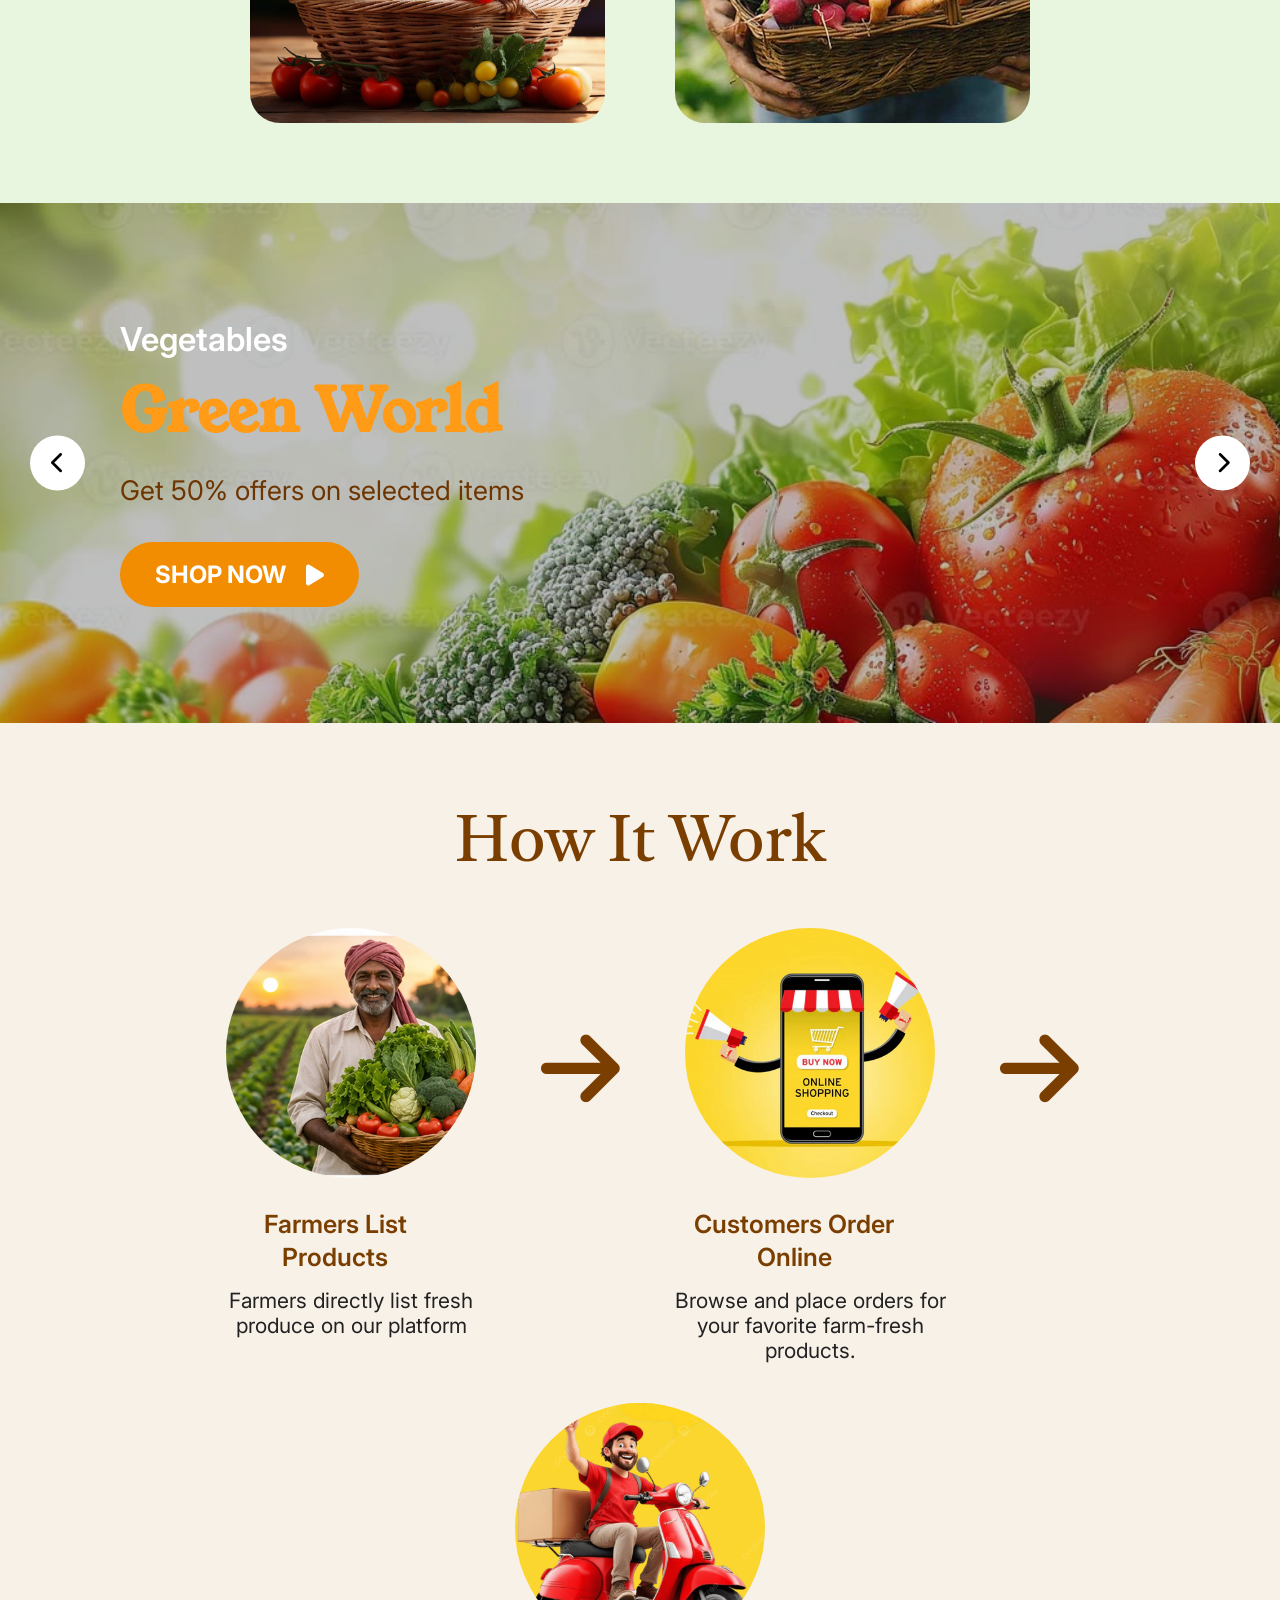
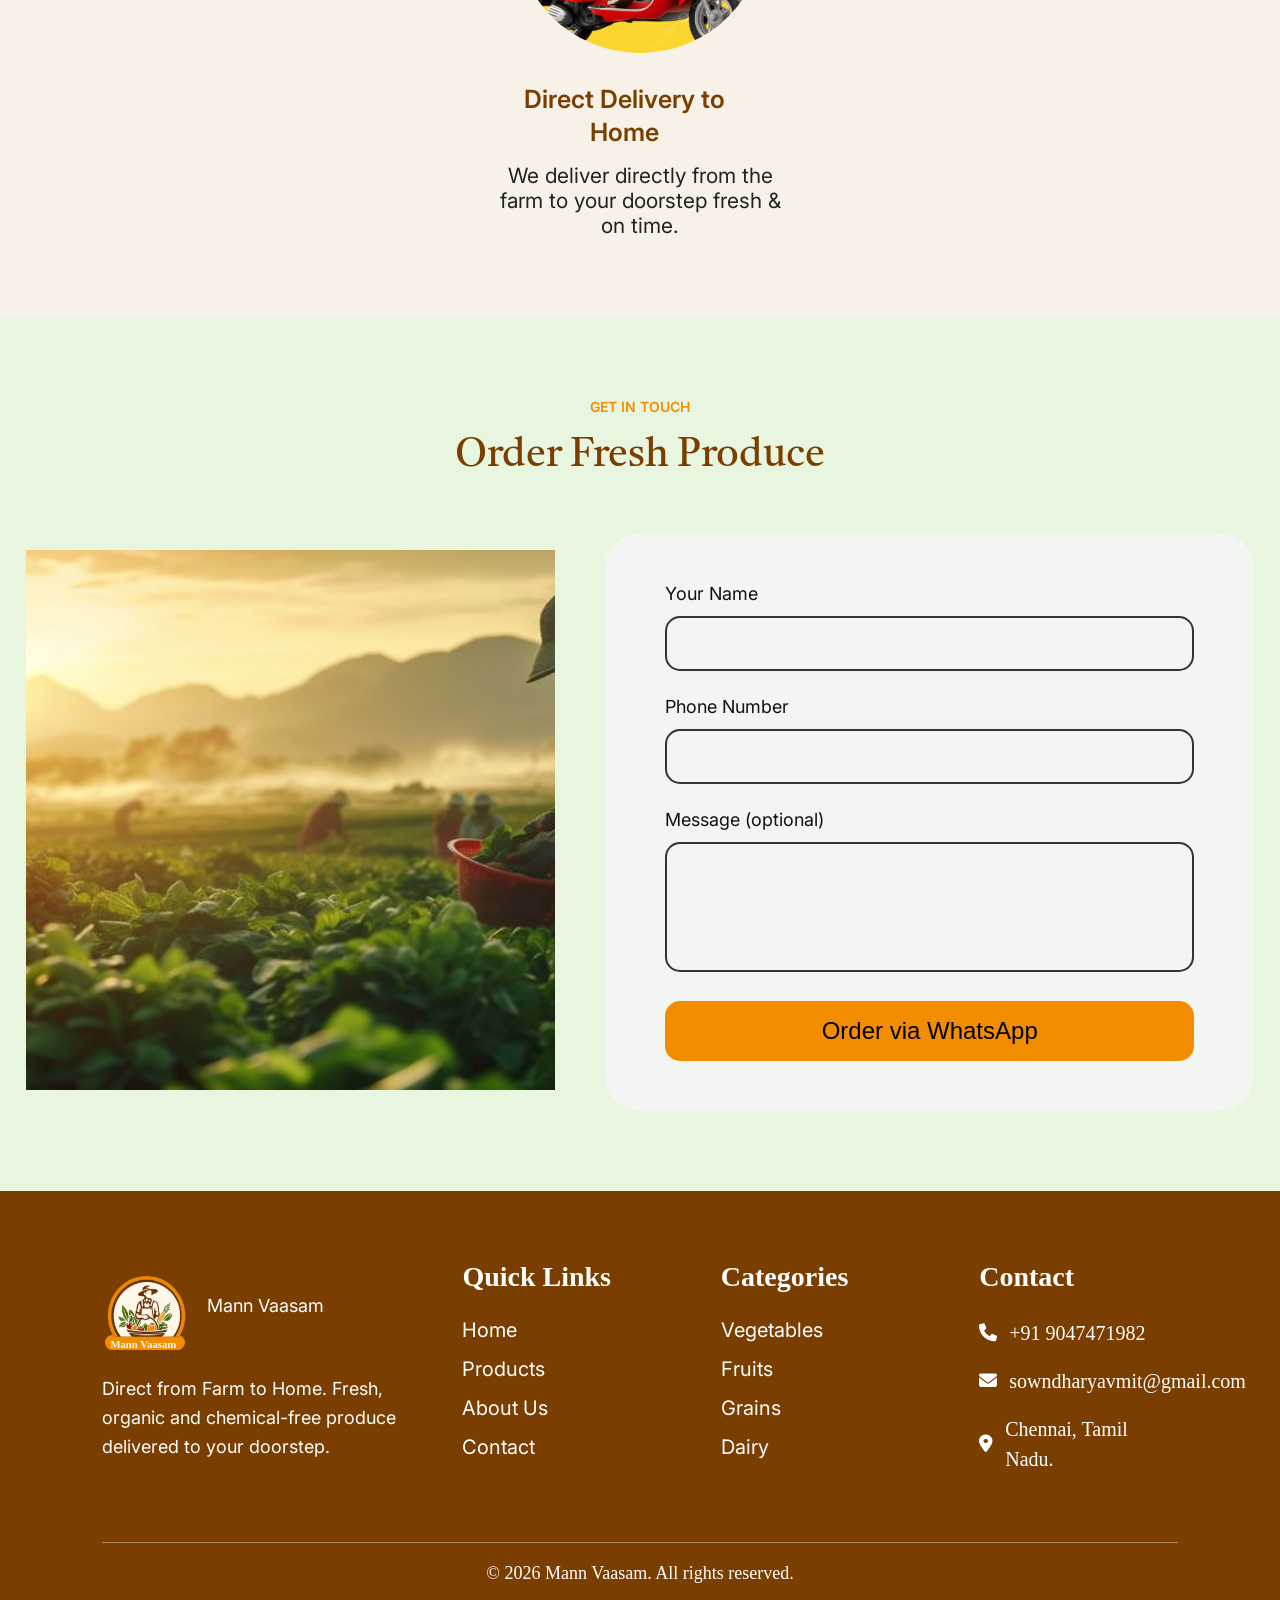
<file: home.html>
<!DOCTYPE html>
<html lang="en">

<head>
    <meta charset="UTF-8">
    <meta name="viewport" content="width=device-width, initial-scale=1.0">
    <title>Mann Vasam</title>
    <link href="./home.css" rel="stylesheet" />
    <link rel="stylesheet" href="https://cdnjs.cloudflare.com/ajax/libs/font-awesome/6.5.1/css/all.min.css">
    <link
        href="https://fonts.googleapis.com/css2?family=Ysabeau+Office&family=Cantora+One&family=Krona+One&family=Inter&family=Tiro+Bangla&family=Tiro+Devanagari+Sanskrit&family=Young+Serif&display=swap&family=Tiro+Devanagari+Sanskrit:ital,wght@0,100..900;1,100..900&display=swap"
        rel="stylesheet">
</head>

<body>
    <header class="navbar" id="home">

        <div class="logo">
            <div class="logo-img">
                <img src="./image/MV logo.png" alt="">
                <div class="logo-tag">
                    <h6>Mann Vaasam</h6>
                </div>
            </div>
            <p>Mann Vaasam</p>
        </div>

        <div class="search-box">
            <i class="fa-solid fa-magnifying-glass"></i>
            <input type="text">
        </div>

        <nav class="nav-links">
            <a href="#home">Home</a>
            <a href="#products">Product</a>
            <a href="#about">About</a>
            <a href="#contact">Contact</a>
        </nav>

        <div class="nav-actions">
            <i class="fa-solid fa-cart-shopping cart"></i>

            <button class="login-btn">
                <a href="#">Login/Signup</a>
            </button>
        </div>

    </header>
    <section class="hero">
        <div class="overlay"></div>

        <div class="hero-content">
            <span class="tag">100% Natural</span>

            <h1>Mann Vaasam</h1>

            <h2>Direct from Farm to Home</h2>

            <p>
                Experience the freshness of hand-picked vegetables
                and fruits, delivered straight from our fields to your
                doorstep - no middlemen, no chemicals.
            </p>

            <div class="hero-btns">
                <a href="#" class="shop-btn">Shop Now</a>
                <a href="#" class="explore-btn">Explore Products</a>
            </div>
        </div>
    </section>

    <section class="categories" id="products">

        <h2 class="section-title">Explore Categories</h2>

        <div class="category-container">

            <div class="category-card">
                <div class="category-img">
                    <img src="./image/vegtable.png" alt="Vegetables">
                </div>
                <h3>Vegetables</h3>
            </div>

            <div class="category-card">
                <div class="category-img">
                    <img src="./image/fruits.png" alt="Fruits">
                </div>
                <h3>Fruits</h3>
            </div>

            <div class="category-card">
                <div class="category-img">
                    <img src="./image/egg.png" alt="Eggs">
                </div>
                <h3>Eggs</h3>
            </div>

            <div class="category-card">
                <div class="category-img">
                    <img src="./image/oil.png" alt="Oils & Ghee">
                </div>
                <h3>Oils & Ghee</h3>
            </div>

            <div class="category-card">
                <div class="category-img">
                    <img src="./image/milk.png" alt="Dairy">
                </div>
                <h3>Dairy</h3>
            </div>

        </div>

    </section>

    <section class="products-section" id="products">

        <div class="section-header">
            <h4>OUR PRODUCE</h4>
            <h2>Fresh From the Farm</h2>
            <p>
                Hand-picked, chemical-free vegetables and fruits -
                harvested daily and delivered fresh.
            </p>
        </div>

        <div class="product-container">

            <!-- Product Card 1 -->
            <div class="product-card">
                <div class="product-img">
                    <div class="discount">24% OFF</div>
                    <div class="wishlist">
                        <i class="fa-regular fa-bookmark"></i>
                    </div>
                    <img src="./image/cattor.png" alt="">
                </div>

                <div class="delivery">
                    <i class="fa-solid fa-bolt"></i>
                    <span>10 MINS</span>
                </div>

                <p class="fresh">Fresho!</p>

                <h3>Carrot-Orange</h3>

                <select>
                    <option>250 g</option>
                    <option>500 g</option>
                    <option>1 kg</option>
                </select>

                <h4 class="price">₹15.96</h4>

                <button>Buy Now</button>

            </div>

            <!-- Product Card 2 -->

            <div class="product-card">



                <div class="product-img">
                    <div class="discount">24% OFF</div>
                    <div class="wishlist">
                        <i class="fa-regular fa-bookmark"></i>
                    </div>
                    <img src="./image/tomotta.png" alt="">
                </div>

                <div class="delivery">
                    <i class="fa-solid fa-bolt"></i>
                    <span>10 MINS</span>
                </div>

                <p class="fresh">Fresho!</p>

                <h3>Tomato</h3>

                <select>
                    <option>1 kg</option>
                    <option>2 kg</option>
                </select>

                <h4 class="price">₹25</h4>

                <button>Buy Now</button>

            </div>

            <!-- Product Card 3 -->

            <div class="product-card">


                <div class="product-img">
                    <div class="discount">24% OFF</div>
                    <div class="wishlist">
                        <i class="fa-regular fa-bookmark"></i>
                    </div>
                    <img src="./image/green.png" alt="">
                </div>

                <div class="delivery">

                    <i class="fa-solid fa-bolt"></i>
                    <span>10 MINS</span>
                </div>

                <p class="fresh">Fresho!</p>

                <h3>Ridge Guard</h3>

                <select>
                    <option>1 kg</option>
                </select>

                <h4 class="price">₹69.17</h4>

                <button>Buy Now</button>

            </div>

            <!-- Product Card 4 -->

            <div class="product-card">



                <div class="product-img">
                    <div class="discount">24% OFF</div>
                    <div class="wishlist">
                        <i class="fa-regular fa-bookmark"></i>
                    </div>
                    <img src="./image/brinj.png" alt="">
                </div>

                <div class="delivery">
                    <i class="fa-solid fa-bolt"></i>
                    <span>10 MINS</span>
                </div>

                <p class="fresh">Fresho!</p>

                <h3>Brinjal</h3>

                <select>
                    <option>1 kg</option>
                </select>

                <h4 class="price">₹47.12</h4>

                <button>Buy Now</button>

            </div>
            <!-- Product Card 5 -->
            <div class="product-card">



                <div class="product-img">
                    <div class="discount">24% OFF</div>
                    <div class="wishlist">
                        <i class="fa-regular fa-bookmark"></i>
                    </div>
                    <img src="./image/chili.png" alt="">
                </div>

                <div class="delivery">
                    <i class="fa-solid fa-bolt"></i>
                    <span>10 MINS</span>
                </div>

                <p class="fresh">Fresho!</p>

                <h3>Green Chilli</h3>

                <select>
                    <option>100 g</option>
                    <option>250 g</option>
                    <option>500 g</option>
                </select>

                <h4 class="price">₹6</h4>

                <button>Buy Now</button>

            </div>

            <!-- Product Card 6 -->
            <div class="product-card">



                <div class="product-img">
                    <div class="discount">24% OFF</div>
                    <div class="wishlist">
                        <i class="fa-regular fa-bookmark"></i>
                    </div>
                    <img src="./image/onion.png" alt="">
                </div>

                <div class="delivery">
                    <i class="fa-solid fa-bolt"></i>
                    <span>10 MINS</span>
                </div>

                <p class="fresh">Fresho!</p>

                <h3>Onion</h3>

                <select>
                    <option>1 kg</option>
                    <option>1.5 kg</option>
                    <option>2 kg</option>
                </select>

                <h4 class="price">₹15</h4>

                <button>Buy Now</button>

            </div>

            <!-- Product Card 7 -->
            <div class="product-card">



                <div class="product-img">
                    <div class="discount">24% OFF</div>
                    <div class="wishlist">
                        <i class="fa-regular fa-bookmark"></i>
                    </div>
                    <img src="./image/veg.png" alt="">
                </div>

                <div class="delivery">
                    <i class="fa-solid fa-bolt"></i>
                    <span>10 MINS</span>
                </div>

                <p class="fresh">Fresho!</p>

                <h3>Broad Beans</h3>

                <select>
                    <option>1 kg</option>
                    <option>500 g</option>
                    <option>250 g</option>
                </select>

                <h4 class="price">₹63.74</h4>

                <button>Buy Now</button>

            </div>

            <!-- Product Card 8 -->
            <div class="product-card">
                <div class="product-img">
                    <div class="discount">24% OFF</div>
                    <div class="wishlist">
                        <i class="fa-regular fa-bookmark"></i>
                    </div>
                    <img src="./image/finger.png" alt="">
                </div>

                <div class="delivery">
                    <i class="fa-solid fa-bolt"></i>
                    <span>10 MINS</span>
                </div>

                <p class="fresh">Fresho!</p>

                <h3>Ladies Finger</h3>

                <select>
                    <option>1 g</option>
                    <option>500 g</option>
                    <option>1.5 kg</option>
                </select>

                <h4 class="price">₹15.96</h4>

                <button>Buy Now</button>

            </div>

            <h2 class="explore-link"> Explore More -></h2>
        </div>

    </section>

    <section class="farmer-network" id="about">

        <div class="network-image">
            <img src="./image/agri.jpg" alt="Farmer">
        </div>

        <div class="network-content">

            <div class="network-logo">
                <img src="./image/form.png" alt="Mann Vaasam Logo">
                <h6>Mann Vaasam</h6>
            </div>

            <div class="network-text">
                <h2>Join Our Farmer Network</h2>

                <p>
                    Sell your produce directly, grow your income
                    and be a part of the Mann Vaasam family.
                </p>

                <a href="#" class="register-btn">
                    REGISTER AS FARMER
                    <span>→</span>
                </a>
            </div>

        </div>

    </section>

    <section class="our-story">

        <h2 class="story-title">Our Story</h2>

        <div class="story-container">

            <!-- Left Side -->
            <div class="story-left">

                <h3>
                    Best Quality & Best Price
                    <br>
                    Guaranteed
                </h3>

                <img src="./image/farmer0.png" alt="Farmer">

            </div>

            <!-- Right Side -->
            <div class="story-right">

                <img src="./image/dad.png" alt="Farm Family">

                <div class="story-content">

                    <p>
                        Mann Vaasam started with a simple vision-to support
                        local farmers and provide customers with fresh,
                        natural and chemical-free produce.
                    </p>

                    <p>
                        We noticed farmers were not getting fair prices due
                        to middlemen. So, we built a platform that creates a
                        direct connection between farmers and customers.
                    </p>

                </div>

            </div>


        </div>
        <div class="mission-vision">
            <!-- Mission Card -->
            <div class="mv-card">

                <div class="mv-icon">
                    <i class="fa-solid fa-bullseye"></i>
                </div>

                <div class="mv-content">
                    <h2>Our Mission</h2>

                    <p>
                        To empower farmers, promote natural farming, and deliver
                        fresh, chemical-free produce to every home.
                    </p>
                </div>

            </div>

            <!-- Vision Card -->
            <div class="mv-card">

                <div class="mv-icon">
                    <i class="fa-solid fa-eye"></i>
                </div>

                <div class="mv-content">
                    <h2>Our Vision</h2>

                    <p>
                        To build a sustainable and farmer-friendly marketplace
                        across India.
                    </p>
                </div>

            </div>
        </div>

    </section>

    <section class="video-banner">

        <video autoplay muted loop playsinline>
            <source src="./image/vido_bg.mp4" type="video/mp4">
            Your browser does not support the video tag.
        </video>

        <div class="video-overlay"></div>

        <div class="video-content">

            <h1>Vegetables for Long Life</h1>

            <p>
                "Adding fresh vegetables to your daily diet is the
                simplest step towards a longer, healthier life."
            </p>

            <a href="#" class="shop-btn">
                Shop Now
                <i class="fa-solid fa-angle-right"></i>
            </a>

        </div>

    </section>

    <section class="promise-section">

        <div class="promise-header">
            <h4>WHY CHOOSE US</h4>
            <h2>The Mann Vaasam Promise</h2>
        </div>

        <div class="promise-container">

            <div class="promise-card">
                <div class="icon-circle">
                    <i class="fa-solid fa-handshake"></i>
                </div>

                <h3>No Middlemen</h3>

                <p>
                    Direct from farmer
                    <br>
                    to customer
                </p>
            </div>

            <div class="promise-card">
                <img src="./image/farm-basket.png" alt="Fresh Farm">

                <h3>Fresh from Farm</h3>

                <p>
                    Harvested and
                    <br>
                    delivered fresh
                </p>
            </div>

            <div class="promise-card">
                <img src="./image/money-bag.png" alt="Fair Price">

                <h3>Fair Price for Farmers</h3>

                <p>
                    Farmers get better
                    <br>
                    income
                </p>
            </div>

            <div class="promise-card">
                <img src="./image/shield.png" alt="Fair Price">


                <h3>Quality Assurance</h3>

                <p>
                    Natural and safe
                    <br>
                    products
                </p>
            </div>

        </div>

    </section>

    <section class="farm-tour">

        <div class="farm-header">
            <h4>FARM TOUR</h4>
            <h2>A Glimpse of Our Fields</h2>
        </div>

        <div class="farm-gallery">

            <div class="farm-card">
                <img src="./image/women.png" alt="Farmer Woman">
            </div>

            <div class="farm-card">
                <img src="./image/farmer-man.png" alt="Farmer Man">
            </div>

            <div class="farm-card">
                <img src="./image/carrot.png" alt="Fresh Carrots">
            </div>
            <div class="farm-card">
                <img src="./image/milk-man.png" alt="Farmer Woman">
            </div>

            <div class="farm-card">
                <img src="./image/furite.jpg" alt="Farmer Man">
            </div>

            <div class="farm-card">
                <img src="./image/vegtable-basket.jpg" alt="Fresh Carrots">
            </div>


        </div>

    </section>
    <section class="banner-slider">

        <div class="slides">

            <!-- Slide 1 -->
            <div class="slide">

                <img src="./image/vegtable-banner.jpg" alt="">

                <div class="slide-content">

                    <span>Vegetables</span>

                    <h1>Green World</h1>

                    <p>Get 50% offers on selected items</p>

                    <a href="#">SHOP NOW <i class="fa-solid fa-play"></i></a>

                </div>

            </div>

            <!-- Slide 2 -->
            <div class="slide">

                <img src="./image/furite-banner.jpg" alt="furit">

                <div class="slide-content">

                    <span>Fresh Fruits</span>

                    <h1>Healthy Choice</h1>

                    <p>Sweet, juicy fruits directly from farms</p>

                    <a href="#">SHOP NOW <i class="fa-solid fa-play"></i></a>

                </div>

            </div>

            <!-- Slide 3 -->
            <div class="slide">

                <img src="./image/egg-banner.jpg" alt="">

                <div class="slide-content">

                    <span>Farm Eggs</span>

                    <h1>Protein Power</h1>

                    <p>Fresh country eggs delivered daily</p>

                    <a href="#">SHOP NOW <i class="fa-solid fa-play"></i></a>

                </div>

            </div>

            <!-- Slide 4 -->
            <div class="slide">

                <img src="./image/milk-bnner.jpg" alt="">

                <div class="slide-content">

                    <span>Dairy Products</span>

                    <h1>Pure Fresh Milk</h1>

                    <p>Natural milk & dairy from local farms</p>

                    <a href="#">SHOP NOW <i class="fa-solid fa-play"></i></a>

                </div>

            </div>

        </div>

        <!-- Left Arrow -->

        <button class="prev">
            <i class="fa-solid fa-chevron-left"></i>
        </button>

        <!-- Right Arrow -->

        <button class="next">
            <i class="fa-solid fa-chevron-right"></i>
        </button>

    </section>

    <section class="how-it-works" id="contact">

        <h2 class="how-title">How It Work</h2>

        <div class="work-container">

            <!-- Step 1 -->
            <div class="work-card">

                <div class="work-img">
                    <img src="./image/farmar-man.png" alt="">
                </div>

                <h3>Farmers List<br> Products</h3>

                <p>
                    Farmers directly list fresh
                    produce on our platform
                </p>

            </div>

            <!-- Arrow -->
            <div class="arrow">
                <i class="fa-solid fa-arrow-right"></i>
            </div>

            <!-- Step 2 -->
            <div class="work-card">

                <div class="work-img">
                    <img src="./image/online-shop.png" alt="">
                </div>

                <h3>Customers Order Online</h3>

                <p>
                    Browse and place orders for
                    your favorite farm-fresh products.
                </p>

            </div>

            <!-- Arrow -->
            <div class="arrow">
                <i class="fa-solid fa-arrow-right"></i>
            </div>

            <!-- Step 3 -->
            <div class="work-card">

                <div class="work-img">
                    <img src="./image/delivery-man.png" alt="" class="delivery-man">
                </div>

                <h3>Direct Delivery to Home</h3>

                <p>
                    We deliver directly from
                    the farm to your doorstep
                    fresh & on time.
                </p>

            </div>

        </div>

    </section>


    <section class="contact-section" id="Contact">

        <div class="contact-heading">
            <h4>GET IN TOUCH</h4>
            <h2>Order Fresh Produce</h2>
        </div>

        <div class="contact-container">

            <!-- Left Image -->
            <div class="contact-image">
                <img src="./image/login.jpg" alt="Farm">
            </div>

            <!-- Right Form -->
            <div class="contact-form">

                <div class="form-group">
                    <label>Your Name</label>
                    <input type="text">
                </div>

                <div class="form-group">
                    <label>Phone Number</label>
                    <input type="tel">
                </div>

                <div class="form-group">
                    <label>Message (optional)</label>
                    <textarea></textarea>
                </div>

                <button id="whatsappBtn">
                    Order via WhatsApp
                </button>

            </div>

        </div>

    </section>
    <footer class="footer">

        <div class="footer-container">

            <!-- Logo Section -->
            <div class="footer-about">

                <div class="footer-logo">
                    <div class="footer-logo-img">
                        <img src="./image/MV logo.png" alt="">
                        <div class="foot-logo-tag">
                            <h6>Mann Vaasam</h6>
                        </div>
                    </div>
                    <p>Mann Vaasam</p>
                </div>

                <p>
                    Direct from Farm to Home. Fresh, organic and
                    chemical-free produce delivered to your doorstep.
                </p>

            </div>

            <!-- Quick Links -->
            <div class="footer-links">

                <h3>Quick Links</h3>

                <a href="#">Home</a>
                <a href="#">Products</a>
                <a href="#">About Us</a>
                <a href="#">Contact</a>

            </div>

            <!-- Categories -->
            <div class="footer-links">

                <h3>Categories</h3>

                <a href="#">Vegetables</a>
                <a href="#">Fruits</a>
                <a href="#">Grains</a>
                <a href="#">Dairy</a>

            </div>

            <!-- Contact -->
            <div class="footer-contact">

                <h3>Contact</h3>

                <p>
                    <i class="fa-solid fa-phone"></i>
                    +91 9047471982
                </p>

                <p>
                    <i class="fa-solid fa-envelope"></i>
                    sowndharyavmit@gmail.com
                </p>

                <p>
                    <i class="fa-solid fa-location-dot"></i>
                    Chennai, Tamil Nadu.
                </p>

            </div>

        </div>

        <hr>

        <div class="footer-bottom">
            © 2026 Mann Vaasam. All rights reserved.
        </div>

    </footer>
</body>

</html>
</file>
<file: index.css>
* {
    margin: 0;
    padding: 0;
    box-sizing: border-box;
}

.navbar {
    width: 100%;
    height: 90px;
    background: #ef8f00;
    display: flex;
    align-items: center;
    justify-content: space-between;
    padding: 0 50px;
    /* position: sticky; */
    top: 0;
    z-index: 1000;
}

/* Logo */

.logo {
    display: flex;
    align-items: center;
    /* gap: 12px; */
}

.logo-img {
    text-align: center;
}

.logo img {
    width: 80px;
    height: auto;

}

.logo h6 {

    color: white;
    font-family: "Krona One", sans-serif;
    font-weight: 400;
    font-size: 6px;
    padding: 3px 5px 3px 5px;
}

.logo-tag {
    background-color: #6b3c00;
    margin-top: -5px;
    width: 70px;
    margin-left: 4px;
    height: 11px;
    border-radius: 15px;
}

.logo p {
    font-family: "Krona One", sans-serif;
    font-weight: 400;
    font-size: 18px;
    margin: 0;

}


/* Search */

.search-box {
    width: 305px;
    height: 31px;
    border: 2px solid gainsboro;
    border-radius: 10px;
    display: flex;
    align-items: center;
    padding: 3px 237px 3px 6px;
    gap: 10px;
}

.search-box i {
    color: gainsboro;
}

.search-box input {
    width: 100%;
    border: none;
    outline: none;
    background-color: #ef8f00;
    margin-left: 10px;
    font-size: 16px;
}

/* Menu */

.nav-links {
    display: flex;
    gap: 40px;
}

.nav-links a {
    text-decoration: none;
    color: black;
    font-size: 18px;
    font-weight: 500;
    font-family: "Tiro Bangla", serif;
}

/* Right Side */

.nav-actions {
    display: flex;
    align-items: center;
    gap: 30px;
}


.cart {
    width: 25px;
    height: 25px;
    font-size: 20px;
    cursor: pointer;
}

.login-btn {
    border: none;
    width: 142px;
    height: 31px;
    padding: 3px 5px 3px 5px;
    gap: 10px;
    border-radius: 10px;

    background: white;

    font-size: 20px;
    cursor: pointer;
}

.login-btn a {
    text-decoration: none;
    color: #000;
    font-family: "Tiro Bangla", serif;
}

.hero {
    position: relative;
    width: 100%;
    height: 90vh;
    background: url("./image/hero_bg.png");
    background-size: cover;
    background-position: center;
    display: flex;
    align-items: center;
}

.overlay {
    position: absolute;
    inset: 0;
    background: rgba(0, 0, 0, 0.35);
}

.hero-content {
    position: relative;
    z-index: 2;

    max-width: 700px;
    margin-left: 80px;

    color: white;
}

.tag {
    background: #f28c00;
    padding: 4px 24px 4px 10px;
    border-radius: 30px;
    font-size: 18px;
    font-family: system-ui;
    height: 25px;
    width: 125px;
}

.hero-content h1 {
    font-family: "Cantora One", sans-serif;
    font-weight: 400;
    font-style: regular;
    font-size: 52px;
    margin-top: 25px;
    margin-bottom: 15px;
}

.hero-content h2 {
    font-size: 30px;
    font-weight: 300;
    ;
    margin-bottom: 25px;
    font-family: "Inter", sans-serif;
}

.hero-content p {
    font-size: 27px;
    font-weight: 400;
    line-height: 1.8;
    margin-bottom: 35px;
    font-family: "Inter", sans-serif;
}

.hero-btns {
    display: flex;
    gap: 25px;
    font-family: "Inter", sans-serif;

}

.shop-btn {
    text-decoration: none;
    background: #f28c00;
    color: white;
    width: 207px;
    height: 52px;
    padding: 13px 45px;
    border-radius: 25px;
    font-size: 22px;
}

.explore-btn {
    text-decoration: none;
    border: 2px solid #4dff00;
    color: white;
    width: 207px;
    height: 52px;
    padding: 13px 13px;
    border-radius: 25px;
    font-size: 22px;
}

.categories {
    margin-top: 1.5%;
    padding: 10vh;
    text-align: center;
    background-color: #e8f5e1;
    background-image: url("./image/doodle_pattern.png");
    background-size: 350px;
    background-repeat: repeat;
}

.section-title {
    font-size: 3rem;
    color: #8b5a2b;
    margin-bottom: 50px;
    font-family: serif;
}

.category-container {
    display: flex;
    justify-content: center;
    gap: 35px;
    flex-wrap: wrap;
    font-family: "Inter", sans-serif;
}

.category-card {
    transition: 0.4s;
    cursor: pointer;
}

.category-card:hover {
    transform: translateY(-10px);
}

.category-img {
    width: 245px;
    height: 245px;
    border-radius: 50%;
    overflow: hidden;
    border: 2px solid #444;
    background: rgba(255, 255, 255, 0.4);
    display: flex;
    justify-content: center;
    align-items: center;
}

.category-img img {
    width: 100%;
    height: 100%;
    object-fit: cover;
}

.category-card h3 {
    margin-top: 20px;
    font-size: 2rem;
    color: #222;
}

.products-section {
    margin-top: 25px;
    padding: 80px 5%;
    background: #f8f4ee;
    background-image: url("./image/product_bg.png");
    background-size: 350px;
    font-family: "Inter", sans-serif;
}

.section-header {
    text-align: center;
    margin-bottom: 60px;
}

.section-header h4 {
    color: #f28c00;
    font-size: 30px;
    margin-bottom: 10px;
}

.section-header h2 {
    color: #7a3f00;
    font-size: 60px;
    margin-bottom: 20px;
    font-family: "Playfair Display", serif;
}

.section-header p {
    font-size: 22px;
    max-width: 900px;
    margin: auto;
}

.product-container {
    width: 1319px;
    height: 1379px;
    display: flex;
    justify-content: center;
    gap: 49px;
    flex-wrap: wrap;
}

.product-card {
    width: 290px;
    height: 573px;
    background: #efefef;
    border: 2px solid #f28c00;
    border-radius: 20px;
    padding: 15px;
    position: relative;
    transition: .3s;
}

.product-card:hover {
    transform: translateY(-8px);
}

.discount {
    position: absolute;
    top: 0;
    left: 0;
    width: 109px;
    height: 30px;
    background: #f28c00;
    color: white;
    padding: 10px 18px;
    font-size: 15px;
    font-weight: 600;
    z-index: 10;
}

.wishlist {
    position: absolute;
    top: 20px;
    right: 20px;
    font-size: 24px;
    color: #8b5a2b;
}

.product-img {
    width: 206;
    height: 206px;
    margin-top: 30px;
    border: 1px solid #f28c00;
    border-radius: 20px;
    overflow: hidden;
    background: white;
    position: relative;

}

.product-img img {
    width: 100%;
    height: 100%;
    object-fit: contain;
}

.delivery {
    margin-top: 15px;
    display: flex;
    justify-content: flex-end;
    align-items: center;
    gap: 5px;
    color: #6b3c00;
    font-weight: 600;
}

.delivery i {
    width: 15px;
    height: 15px;
    border-radius: 50%;
    color: white;
    background-color: green;
    font-size: 12px;
}

.fresh {
    margin-top: 10px;
    color: #666;
    font-size: 14px;
}

.product-card h3 {
    margin: 10px 0 20px;
    font-size: 20px;
}

.product-card select {
    width: 100%;
    height: 45px;
    border: 1px solid #8b5a2b;
    border-radius: 6px;
    padding: 0 10px;
    margin-bottom: 20px;
}

.price {
    font-size: 20px;
    margin-bottom: 20px;
}

.product-card button {
    width: 100%;
    height: 50px;
    border: none;
    border-radius: 10px;
    background: #8b4500;
    color: white;
    font-size: 24px;
    cursor: pointer;
}

.explore-link {
    font-size: 31px;

}


.farmer-network {
    display: flex;
    align-items: center;
    background: #f4f4f4;
    height: 328px;
}

.network-image {
    flex: 1;
    height: 300px;
    width: 530px;
}

.network-image img {
    height: 300px;
    width: 530px;
    object-fit: cover;
}

.network-content {
    flex: 2;

    display: flex;
    justify-content: center;
    align-items: center;
    gap: 80px;

    padding: 40px;
}

.network-logo img {
    width: 240px;
    height: 156px
}

.network-logo h6 {
    background-color: #eb8704;
    height: 27px;
    width: 192px;
    border-radius: 15px;
    padding: 3px 5px 3px 28px;
    color: white;
    margin-top: -5px;
    margin-left: 25px;
    font-family: krona one;
    /* font-weight: 400px;
    font-style:regular; */
    font-size: 15px;

}

.network-text {
    height: 200px;
    width: 478px;
}

.network-text h2 {
    font-size: 40px;
    margin-bottom: 20px;
    color: #6d3501;
    font-family: "Tiro Devanagari Sanskrit", serif;
}

.network-text p {
    font-size: 21px;
    line-height: 1.5;
    max-width: 600px;
    margin-bottom: 35px;
    font-family: inter;
}

.register-btn {
    /* display: inline-flex; */
    align-items: center;
    gap: 25px;
    width: 289px;
    height: 42px;
    padding: 5px 24px 5px 24px;
    font-family: inter;
    background: #F28C00;
    color: white;
    text-decoration: none;
    border-radius: 12px;
    font-size: 17px;
    font-weight: 400;
}

.register-btn span {
    font-size: 40px;
}

.our-story {
    background: #f1ffe6;
    padding: 50px 5%;

}

.story-title {
    text-align: center;
    font-size: 40px;
    color: #6D3501;
    margin-bottom: 60px;
    font-family: "Playfair Display", serif;
}

.story-container {
    display: flex;
    justify-content: center;
    align-items: center;
    gap: 40px;
}

.story-left,
.story-right {
    flex: 1;
}

.story-left {
    display: flex;
    flex-direction: column;
    gap: 180px;
    
}

.story-left h3 {
    text-align: center;
    color: #6D3501;
    font-size: 35px;
    line-height: 1.4;
    font-family: "young serif",serif;
    font-weight:400;
}

.story-left img {
    width: 100%;
    height: 350px;
    object-fit: cover;
    border-radius: 25px;
}

.story-right {
    display: flex;
    flex-direction: column;
    gap: 50px;
}

.story-right img {
    width: 100%;
    height: 350px;
    object-fit: cover;
    border-radius: 25px;
}

.story-content p {
    font-family: "inter",sans-serif;
    font-size: 27px;
    line-height: 1.7;
    color: #111;
    margin-bottom: 35px;
}

 .mission-vision{

    margin-top:70px;

    display:flex;
    justify-content:center;
    gap:40px;
    flex-wrap:wrap;

}

.mv-card{
    flex:1;
    width:645px;
    height:267px;
    background:#f5f2f2;
    border-radius:25px;
    padding:40px;
    display:flex;
    align-items:center;
    gap:30px;
    transition:.3s;
}

.mv-card:hover{
    transform:translateY(-8px);
    box-shadow:0 15px 35px rgba(0,0,0,.12);
}

.mv-icon{
    width:90px;
    height:90px;
    display:flex;
    justify-content:center;
    align-items:center;
    color:#6D3501;
    font-size:60px;
    flex-shrink:0;

}

.mv-content h2{
    font-family:"young serif", serif;
    font-size:40px;
    color:#6D3501;
    margin-bottom:20px;
}

.mv-content p{
    font-family:"Inter",sans-serif;
    font-size:24px;
    line-height:1.6;
    color:#222;
}

.video-banner{
    position: relative;
    width: 100%;
    height: 500px;
    overflow: hidden;
}

.video-banner video{
    position: absolute;
    width: 100%;
    height: 100%;
    object-fit: cover;
}

.video-overlay{
    position: absolute;
    inset: 0;
    background: rgba(0,0,0,.35);
}

.video-content{
    position: absolute;
    top: 50%;
    left: 50%;
    transform: translate(-50%,-50%);
    text-align: center;
    color: white;
    width: 90%;
    z-index: 2;
}

.video-content h1{
    font-size: 60px;
    font-weight: bold;
    text-shadow: 0 4px 10px rgba(0,0,0,.5);
    margin-bottom: 20px;
    font-family:"ysabeau office",sans-serif;
}

.video-content p{
    font-size: 25px;
    font-family:"inter",sans-serif;
    width: 700px;
    margin: auto;
    line-height: 1.6;
    text-shadow: 0 3px 8px rgba(0,0,0,.5);
}

.video-content .shop-btn{
    display: inline-flex;
    font-family:"inter",sans-serif;
    align-items: center;
    gap: 12px;
    margin-top: 35px;
    padding: 16px 35px;
    background: #F28C00;
    color: white;
    text-decoration: none;
    border-radius: 50px;
    font-size: 22px;
    font-weight: 600;
    transition: .3s;
}

.video-content .shop-btn:hover{
    background: #d87800;
    transform: scale(1.05);
}
.promise-section {
    background: #F7F1E8;
    padding: 80px 5%;
}

.promise-header {
    text-align: center;
    margin-bottom: 60px;
}

.promise-header h4 {
    font-family:inter;
    color: #f27f13;
    font-size: 20px;
    margin-bottom: 15px;
}

.promise-header h2 {
    color: #6d3501;
    font-size: 40px;
    font-family: "tiro devanagari sanskrit", serif;
}

.promise-container {
    display: flex;
    justify-content: center;
    gap: 40px;
    flex-wrap: wrap;
}

.promise-card {
    width: 273px;
    min-height: 290px;
    background: #ECECEC;
    border-radius: 20px;
    display: flex;
    flex-direction: column;
    align-items: center;
    justify-content: center;
    text-align: center;
    padding: 30px;
    transition: .3s;
}

.promise-card:hover {
    transform: translateY(-10px);
}

.icon-circle {
    width: 100px;
    height: 100px;
    background: #7A3F00;
    border-radius: 50%;
    display: flex;
    align-items: center;
    justify-content: center;
    margin-bottom: 25px;
}

.icon-circle i {
    color: white;
    font-size: 55px;
}

.promise-card img {
    width: 120px;
    height: 120px;
    object-fit: contain;
    margin-bottom: 20px;
}

.promise-card h3 {
    font-family:"inter",sans-serif;
    color: #7A3F00;
    font-size: 21px;
    margin-bottom: 15px;
    font-weight: 700;
}

.promise-card p {
    font-family:"inter",sans-serif;
    font-size: 21px;
    line-height: 1.5;
}

.farm-tour {
    background: #E8F5DF;
    padding: 80px 5%;
}

.farm-header {
    text-align: center;
    margin-bottom: 50px;
}

.farm-header h4 {
    font-family:"inter",sans-serif;
    color: #F28C00;
    font-size: 25px;
    font-weight: 600;
    margin-bottom: 15px;
}

.farm-header h2 {
    color: #7A3F00;
    font-size: 40px;
    font-family: "tiro devanagari sanskrit", serif;
    font-weight: 500;
}

.farm-gallery {
    display: flex;
    justify-content: center;
    gap: 70px;
    flex-wrap: wrap;
}

.farm-card {
    width: 355px;
    height: 334px;
    border-radius: 30px;
    overflow: hidden;
}

.farm-card img {
    width: 100%;
    height: 100%;
    object-fit: cover;
    transition: 0.4s;
}

.farm-card:hover img {
    transform: scale(1.05);
}

.banner-slider{
    width:100%;
    height:520px;
    overflow:hidden;
    position:relative;
}

.slides{
    display:flex;
    width:400%;
    height: 100%;
    animation:slider 10s infinite;
}

.slide{
    position: relative;
    flex: 0 0 25%;
    height: 100%;
}

.slide img{
    width: 100%;
    height: 100%;
    object-fit: cover;
    display: block;
}

.slide::before{
    content:"";
    position:absolute;
    inset:0;
    background:rgba(0,0,0,.25);
}
.slide-content{
    position:absolute;
    top:50%;
    left:120px;
    transform:translateY(-50%);
    z-index:10;
    color:#fff;
}

.slide-content span{
    font-size:33px;
    font-family:"inter",sans-serif;
    font-weight:600;
    display:block;
    margin-bottom:10px;
}

.slide-content h1{
    font-size:60px;
    font-family:"young serif";
    color:#ff9b16;
    margin-bottom:20px;
 
}

.slide-content p{
    font-family:"inter",sans-serif;
    font-size:27px;
    margin-bottom:35px;
    color:#6D3501;
}

.slide-content a{
    font-family:"inter",sans-serif;
    display:inline-flex;
    align-items:center;
    gap:20px;
    text-decoration:none;
    background:#f28c00;
    color:#fff;
    padding:18px 35px;
    border-radius:40px;
    font-size:24px;
    font-weight:bold;
}
.prev{
    position:absolute;
    left:30px;
    top:50%;
    transform:translateY(-50%);
    width:55px;
    height:55px;
    border:none;
    border-radius:50%;
    background:#fff;
    font-size:22px;
    cursor:pointer;
    z-index:20;
}
.next{
    position:absolute;
    right:30px;
    top:50%;
    transform:translateY(-50%);
    width:55px;
    height:55px;
    border:none;
    border-radius:50%;
    background:#fff;
    font-size:22px;
    cursor:pointer;
    z-index:20;
}
@keyframes slider{

    0%,20%{
        transform: translateX(0%);
    }

    25%,45%{
        transform: translateX(-25%);
    }

    50%,70%{
        transform: translateX(-50%);
    }

    75%,95%{
        transform: translateX(-75%);
    }

    100%{
        transform: translateX(0%);
    }

}

.how-it-works {
    background: #F7F1E8;
    padding: 80px 5%;
}

.how-title {
    text-align: center;
    font-size: 64px;
    color: #7A3F00;
     font-family:"tiro devanagari sanskrit",sans-serif;
    font-weight: 500;
    margin-bottom: 40px;
}

.work-container {
    display: flex;
    justify-content: center;
    align-items: flex-start;
    gap: 40px;
    flex-wrap: wrap;
}

.work-card {
    width: 300px;
    text-align: center;
}

.work-img {
    width: 250px;
    height: 250px;
    border-radius: 50%;
    overflow: hidden;
    margin: 0 auto 30px;
}

.work-img img {
    width: 100%;
    height: 100%;
    object-fit: cover;
}
.delivery-man{
    background-color:#fbd62e;
}
.work-card h3 {
    font-family:"inter",sans-serif;
    color: #7A3F00;
    width: 268px;
    font-size: 25px;
    font-weight: 600;
    margin-bottom: 15px;
    line-height: 1.3;
}

.work-card p {
    font-family:"inter",sans-serif;
    font-size: 21px;
    color: #222;
}

.arrow {
    margin-top: 95px;
}

.arrow i {
    font-size: 90px;
    color: #7A3F00;
}

.contact-section {
    background: #E8F5DF;
    padding: 80px 2%;
}

.contact-heading {
    text-align: center;
    margin-bottom: 50px;
}

.contact-heading h4 {
    font-family:"inter",sans-serif;
    color: #F28C00;
    font-size: 14px;
    margin-bottom: 15px;
    font-weight: 600;
}

.contact-heading h2 {
    color: #7A3F00;
    font-size: 40px;
    font-family: "tiro devanagari sanskrit", serif;
    font-weight: 500;
}

.contact-container {
    display: flex;
    justify-content: center;
    align-items: center;
    gap: 50px;
    flex-wrap: wrap;
}

.contact-image {
    flex: 1;
    min-width: 500px;
}

.contact-image img {
    width: 100%;
    height: 540px;
    object-fit: cover;
}

.contact-form {
    flex: 1;
    min-width: 500px;
    background: #F2F5F1;
    padding: 50px 60px;
    border-radius: 35px;
}

.form-group {
    margin-bottom: 25px;
}

.form-group label {
    font-family:"inter",sans-serif;
    display: block;
    font-size: 18px;
    margin-bottom: 12px;
    color: #111;
}

.form-group input,
.form-group textarea {
    width: 100%;
    border: 2px solid #333;
    border-radius: 15px;
    padding: 15px 20px;
    font-size: 18px;
    background: transparent;
    outline: none;
}

.form-group textarea {
    height: 130px;
    resize: none;
}

.contact-form button {
    width: 100%;
    height: 60px;

    border: none;
    border-radius: 15px;

    background: #F28C00;
    color: #000;

    font-size: 24px;
    cursor: pointer;
    transition: .3s;
}

.contact-form button:hover {
    background: #db8100;
}

.footer {
    background: #7A3F00;
    color: white;
    padding: 70px 8% 25px;
}

.footer-container {
    display: flex;
    justify-content: space-between;
    gap: 60px;
    flex-wrap: wrap;
}

.footer-about {
    flex: 1.5;
    min-width: 300px;
}

.footer-logo {
    display: flex;
    align-items: center;
    gap: 15px;
    margin-bottom: 25px;
}
.foot-logo-tag{
    background-color: #f28c00;
    width: 80px;
    height: 15px;
    border-radius: 15px;
    padding: 3px 5px 3px 5px;
    margin-top: -20px;
    margin-left: 3px;
}
.footer-logo img {
    width: 90px;
    height: 90px;
    object-fit: contain;
}

.footer-logo-img p {
    font-size: 28px;
    font-family: "Krona One", sans-serif;
    color: white;
}

.footer-about p {
    font-family:"inter",sans-serif;
    font-size: 18px;
    line-height: 1.6;
    max-width: 500px;
}

.footer-links,
.footer-contact {
    flex: 1;
    min-width: 180px;
}

.footer-links h3,
.footer-contact h3 {
    font-size: 28px;
    margin-bottom: 25px;
    color: white;
    font-family: "Playfair Display", serif;
}

.footer-links a {
    display: block;
    color: white;
    text-decoration: none;
    font-family:"inter",sans-serif;
    margin-bottom: 15px;
    font-size: 20px;
    transition: .3s;
}

.footer-links a:hover {
    padding-left: 8px;
}

.footer-contact p {
    margin-bottom: 18px;
    font-size: 20px;
    display: flex;
    align-items: center;
    gap: 12px;
    line-height: 1.5;
}

.footer-contact i {
    font-size: 18px;
}

.footer hr {
    border: none;
    height: 1px;
    background: rgba(255, 255, 255, 0.4);
    margin: 50px 0 20px;
}

.footer-bottom {
    text-align: center;
    font-size: 18px;
}



@media (max-width:1199px){

.navbar{
    padding:0 30px;
}

.nav-links{
    gap:25px;
}

.hero-content{
    margin-left:40px;
}

.hero-content h1{
    font-size:45px;
}

.hero-content h2{
    font-size:28px;
}

.hero-content p{
    font-size:22px;
}

.category-img{
    width:200px;
    height:200px;
}

.product-container{
    width:100%;
    justify-content:center;
}

.story-content p{
    font-size:22px;
}

.contact-image,
.contact-form{
    min-width:450px;
}

}


@media (max-width:991px){

/* NAVBAR */

.navbar{
    height:auto;
    flex-wrap:wrap;
    justify-content:center;
    gap:20px;
    padding:20px;
}

.logo{
    width:100%;
    justify-content:center;
}

.search-box{
    width:100%;
    max-width:500px;
}

.search-box input{
    background:none;
}

.nav-links{
    width:100%;
    justify-content:center;
    gap:30px;
    flex-wrap:wrap;
}

.nav-actions{
    width:100%;
    justify-content:center;
}

/* HERO */

.hero{
    height:auto;
    padding:100px 30px;
}

.hero-content{
    margin:0;
    text-align:center;
    max-width:100%;
}

.hero-btns{
    justify-content:center;
    flex-wrap:wrap;
}

.hero-content h1{
    font-size:48px;
}

.hero-content h2{
    font-size:30px;
}

.hero-content p{
    font-size:22px;
}

/* CATEGORY */

.categories{
    padding:70px 20px;
}

.category-container{
    gap:30px;
}

.category-img{
    width:180px;
    height:180px;
}

.category-card h3{
    font-size:26px;
}

/* PRODUCTS */

.product-container{
    width:100%;
    height:auto;
}

/* FARMER NETWORK */

.farmer-network{
    flex-direction:column;
    height:auto;
    padding:50px 20px;
}

.network-content{
    flex-direction:column;
    text-align:center;
}

.network-text{
    width:100%;
}

/* STORY */

.story-container{
    flex-direction:column;
}

.story-left{
    gap:40px;
}

.story-right{
    gap:30px;
}

.story-content p{
    font-size:22px;
}

/* MISSION */

.mv-card{
    width:100%;
    height:auto;
}

/* VIDEO */

.video-content h1{
    font-size:45px;
}

.video-content p{
    width:100%;
    font-size:22px;
}

/* PROMISE */

.promise-container{
    gap:30px;
}

/* FARM */

.farm-gallery{
    gap:30px;
}

/* SLIDER */

.slide-content{
    left:50px;
}

.slide-content h1{
    font-size:45px;
}

.slide-content p{
    font-size:22px;
}

/* HOW */

.arrow{
    display:none;
}

/* CONTACT */

.contact-container{
    flex-direction:column;
}

.contact-image,
.contact-form{
    width:100%;
    min-width:100%;
}

.contact-image img{
    height:400px;
}

/* FOOTER */

.footer-container{
    flex-direction:column;
    text-align:center;
}

.footer-logo{
    justify-content:center;
}

}



@media (max-width:767px){

.navbar{
    padding:15px;
}

.logo{
    flex-direction:column;
}

.logo p{
    font-size:16px;
}

.search-box{
    width:100%;
}

.nav-links{
    gap:15px;
}

.nav-links a{
    font-size:16px;
}

.nav-actions{
    gap:15px;
}

.login-btn{
    width:120px;
}

/* HERO */

.hero{
    height:80vh;
    padding:30px 20px;
}

.hero-content{
    text-align:center;
}

.tag{
    margin:auto;
}

.hero-content h1{
    font-size:34px;
}

.hero-content h2{
    font-size:22px;
}

.hero-content p{
    font-size:18px;
    line-height:1.6;
}

.hero-btns{
    flex-direction:column;
    align-items:center;
}

.shop-btn,
.explore-btn{
    width:220px;
    text-align:center;
}

/* CATEGORY */

.section-title{
    font-size:36px;
}

.category-img{
    width:150px;
    height:150px;
}

.category-card h3{
    font-size:22px;
}

/* PRODUCTS */

.product-card{
    width:100%;
}

/* NETWORK */

.network-logo img{
    width:180px;
}

.network-text h2{
    font-size:30px;
}

.network-text p{
    font-size:18px;
}

/* STORY */

.story-title{
    font-size:34px;
}

.story-left h3{
    font-size:28px;
}

.story-left img,
.story-right img{
    height:250px;
}

.story-content p{
    font-size:18px;
}

/* MISSION */

.mv-card{
    flex-direction:column;
    text-align:center;
}

.mv-content h2{
    font-size:30px;
}

.mv-content p{
    font-size:18px;
}

/* VIDEO */

.video-banner{
    height:350px;
}

.video-content h1{
    font-size:30px;
}

.video-content p{
    font-size:16px;
}

.video-content .shop-btn{
    font-size:18px;
}

/* PROMISE */

.promise-card{
    width:100%;
}

/* FARM */

.farm-card{
    width:100%;
    height:250px;
}

/* SLIDER */

.banner-slider{
    height:350px;
}

.slide-content{
    left:20px;
    right:20px;
}

.slide-content span{
    font-size:20px;
}

.slide-content h1{
    font-size:30px;
}

.slide-content p{
    font-size:18px;
}

.prev,
.next{
    width:40px;
    height:40px;
}

/* HOW */

.how-title{
    font-size:36px;
}

.work-img{
    width:180px;
    height:180px;
}

.work-card h3{
    width:auto;
    font-size:22px;
}

.work-card p{
    font-size:18px;
}

/* CONTACT */

.contact-form{
    padding:30px;
}

.contact-heading h2{
    font-size:32px;
}

/* FOOTER */

.footer{
    padding:50px 25px;
}

.footer-logo{
    flex-direction:column;
}

.footer-logo-img p{
    font-size:22px;
}

.footer-about p,
.footer-links a,
.footer-contact p{
    font-size:16px;
}

.footer-links h3,
.footer-contact h3{
    font-size:24px;
}

}
</file>
<file: home.css>
* {
    margin: 0;
    padding: 0;
    box-sizing: border-box;
}

.navbar {
    width: 100%;
    height: 90px;
    background: #ef8f00;
    display: flex;
    align-items: center;
    justify-content: space-between;
    padding: 0 50px;
    /* position: sticky; */
    top: 0;
    z-index: 1000;
}

/* Logo */

.logo {
    display: flex;
    align-items: center;
    /* gap: 12px; */
}

.logo-img {
    text-align: center;
}

.logo img {
    width: 80px;
    height: auto;

}

.logo h6 {

    color: white;
    font-family: "Krona One", sans-serif;
    font-weight: 400;
    font-size: 6px;
    padding: 3px 5px 3px 5px;
}

.logo-tag {
    background-color: #6b3c00;
    margin-top: -5px;
    width: 70px;
    margin-left: 4px;
    height: 11px;
    border-radius: 15px;
}

.logo p {
    font-family: "Krona One", sans-serif;
    font-weight: 400;
    font-size: 18px;
    margin: 0;

}


/* Search */

.search-box {
    width: 305px;
    height: 31px;
    border: 2px solid gainsboro;
    border-radius: 10px;
    display: flex;
    align-items: center;
    padding: 3px 237px 3px 6px;
    gap: 10px;
}

.search-box i {
    color: gainsboro;
}

.search-box input {
    width: 100%;
    border: none;
    outline: none;
    background-color: #ef8f00;
    margin-left: 10px;
    font-size: 16px;
}

/* Menu */

.nav-links {
    display: flex;
    gap: 40px;
}

.nav-links a {
    text-decoration: none;
    color: black;
    font-size: 18px;
    font-weight: 500;
    font-family: "Tiro Bangla", serif;
}

/* Right Side */

.nav-actions {
    display: flex;
    align-items: center;
    gap: 30px;
}


.cart {
    width: 25px;
    height: 25px;
    font-size: 20px;
    cursor: pointer;
}

.login-btn {
    border: none;
    width: 142px;
    height: 31px;
    padding: 3px 5px 3px 5px;
    gap: 10px;
    border-radius: 10px;

    background: white;

    font-size: 20px;
    cursor: pointer;
}

.login-btn a {
    text-decoration: none;
    color: #000;
    font-family: "Tiro Bangla", serif;
}

.hero {
    position: relative;
    width: 100%;
    height: 90vh;
    background: url("./image/hero_bg.png");
    background-size: cover;
    background-position: center;
    display: flex;
    align-items: center;
}

.overlay {
    position: absolute;
    inset: 0;
    background: rgba(0, 0, 0, 0.35);
}

.hero-content {
    position: relative;
    z-index: 2;

    max-width: 700px;
    margin-left: 80px;

    color: white;
}

.tag {
    background: #f28c00;
    padding: 4px 24px 4px 10px;
    border-radius: 30px;
    font-size: 18px;
    font-family: system-ui;
    height: 25px;
    width: 125px;
}

.hero-content h1 {
    font-family: "Cantora One", sans-serif;
    font-weight: 400;
    font-style: regular;
    font-size: 52px;
    margin-top: 25px;
    margin-bottom: 15px;
}

.hero-content h2 {
    font-size: 30px;
    font-weight: 300;
    ;
    margin-bottom: 25px;
    font-family: "Inter", sans-serif;
}

.hero-content p {
    font-size: 27px;
    font-weight: 400;
    line-height: 1.8;
    margin-bottom: 35px;
    font-family: "Inter", sans-serif;
}

.hero-btns {
    display: flex;
    gap: 25px;
    font-family: "Inter", sans-serif;

}

.shop-btn {
    text-decoration: none;
    background: #f28c00;
    color: white;
    width: 207px;
    height: 52px;
    padding: 13px 45px;
    border-radius: 25px;
    font-size: 22px;
}

.explore-btn {
    text-decoration: none;
    border: 2px solid #4dff00;
    color: white;
    width: 207px;
    height: 52px;
    padding: 13px 13px;
    border-radius: 25px;
    font-size: 22px;
}

.categories {
    margin-top: 1.5%;
    padding: 10vh;
    text-align: center;
    background-color: #e8f5e1;
    background-image: url("./image/doodle_pattern.png");
    background-size: 350px;
    background-repeat: repeat;
}

.section-title {
    font-size: 3rem;
    color: #8b5a2b;
    margin-bottom: 50px;
    font-family: serif;
}

.category-container {
    display: flex;
    justify-content: center;
    gap: 35px;
    flex-wrap: wrap;
    font-family: "Inter", sans-serif;
}

.category-card {
    transition: 0.4s;
    cursor: pointer;
}

.category-card:hover {
    transform: translateY(-10px);
}

.category-img {
    width: 245px;
    height: 245px;
    border-radius: 50%;
    overflow: hidden;
    border: 2px solid #444;
    background: rgba(255, 255, 255, 0.4);
    display: flex;
    justify-content: center;
    align-items: center;
}

.category-img img {
    width: 100%;
    height: 100%;
    object-fit: cover;
}

.category-card h3 {
    margin-top: 20px;
    font-size: 2rem;
    color: #222;
}

.products-section {
    margin-top: 25px;
    padding: 80px 5%;
    background: #f8f4ee;
    background-image: url("./image/product_bg.png");
    background-size: 350px;
    font-family: "Inter", sans-serif;
}

.section-header {
    text-align: center;
    margin-bottom: 60px;
}

.section-header h4 {
    color: #f28c00;
    font-size: 30px;
    margin-bottom: 10px;
}

.section-header h2 {
    color: #7a3f00;
    font-size: 60px;
    margin-bottom: 20px;
    font-family: "Playfair Display", serif;
}

.section-header p {
    font-size: 22px;
    max-width: 900px;
    margin: auto;
}

.product-container {
    width: 1319px;
    height: 1379px;
    display: flex;
    justify-content: center;
    gap: 49px;
    flex-wrap: wrap;
}

.product-card {
    width: 290px;
    height: 573px;
    background: #efefef;
    border: 2px solid #f28c00;
    border-radius: 20px;
    padding: 15px;
    position: relative;
    transition: .3s;
}

.product-card:hover {
    transform: translateY(-8px);
}

.discount {
    position: absolute;
    top: 0;
    left: 0;
    width: 109px;
    height: 30px;
    background: #f28c00;
    color: white;
    padding: 10px 18px;
    font-size: 15px;
    font-weight: 600;
    z-index: 10;
}

.wishlist {
    position: absolute;
    top: 20px;
    right: 20px;
    font-size: 24px;
    color: #8b5a2b;
}

.product-img {
    width: 206;
    height: 206px;
    margin-top: 30px;
    border: 1px solid #f28c00;
    border-radius: 20px;
    overflow: hidden;
    background: white;
    position: relative;

}

.product-img img {
    width: 100%;
    height: 100%;
    object-fit: contain;
}

.delivery {
    margin-top: 15px;
    display: flex;
    justify-content: flex-end;
    align-items: center;
    gap: 5px;
    color: #6b3c00;
    font-weight: 600;
}

.delivery i {
    width: 15px;
    height: 15px;
    border-radius: 50%;
    color: white;
    background-color: green;
    font-size: 12px;
}

.fresh {
    margin-top: 10px;
    color: #666;
    font-size: 14px;
}

.product-card h3 {
    margin: 10px 0 20px;
    font-size: 20px;
}

.product-card select {
    width: 100%;
    height: 45px;
    border: 1px solid #8b5a2b;
    border-radius: 6px;
    padding: 0 10px;
    margin-bottom: 20px;
}

.price {
    font-size: 20px;
    margin-bottom: 20px;
}

.product-card button {
    width: 100%;
    height: 50px;
    border: none;
    border-radius: 10px;
    background: #8b4500;
    color: white;
    font-size: 24px;
    cursor: pointer;
}

.explore-link {
    font-size: 31px;

}


.farmer-network {
    display: flex;
    align-items: center;
    background: #f4f4f4;
    height: 328px;
}

.network-image {
    flex: 1;
    height: 300px;
    width: 530px;
}

.network-image img {
    height: 300px;
    width: 530px;
    object-fit: cover;
}

.network-content {
    flex: 2;

    display: flex;
    justify-content: center;
    align-items: center;
    gap: 80px;

    padding: 40px;
}

.network-logo img {
    width: 240px;
    height: 156px
}

.network-logo h6 {
    background-color: #eb8704;
    height: 27px;
    width: 192px;
    border-radius: 15px;
    padding: 3px 5px 3px 28px;
    color: white;
    margin-top: -5px;
    margin-left: 25px;
    font-family: krona one;
    /* font-weight: 400px;
    font-style:regular; */
    font-size: 15px;

}

.network-text {
    height: 200px;
    width: 478px;
}

.network-text h2 {
    font-size: 40px;
    margin-bottom: 20px;
    color: #6d3501;
    font-family: "Tiro Devanagari Sanskrit", serif;
}

.network-text p {
    font-size: 21px;
    line-height: 1.5;
    max-width: 600px;
    margin-bottom: 35px;
    font-family: inter;
}

.register-btn {
    /* display: inline-flex; */
    align-items: center;
    gap: 25px;
    width: 289px;
    height: 42px;
    padding: 5px 24px 5px 24px;
    font-family: inter;
    background: #F28C00;
    color: white;
    text-decoration: none;
    border-radius: 12px;
    font-size: 17px;
    font-weight: 400;
}

.register-btn span {
    font-size: 40px;
}

.our-story {
    background: #f1ffe6;
    padding: 50px 5%;

}

.story-title {
    text-align: center;
    font-size: 40px;
    color: #6D3501;
    margin-bottom: 60px;
    font-family: "Playfair Display", serif;
}

.story-container {
    display: flex;
    justify-content: center;
    align-items: center;
    gap: 40px;
}

.story-left,
.story-right {
    flex: 1;
}

.story-left {
    display: flex;
    flex-direction: column;
    gap: 180px;
    
}

.story-left h3 {
    text-align: center;
    color: #6D3501;
    font-size: 35px;
    line-height: 1.4;
    font-family: "young serif",serif;
    font-weight:400;
}

.story-left img {
    width: 100%;
    height: 350px;
    object-fit: cover;
    border-radius: 25px;
}

.story-right {
    display: flex;
    flex-direction: column;
    gap: 50px;
}

.story-right img {
    width: 100%;
    height: 350px;
    object-fit: cover;
    border-radius: 25px;
}

.story-content p {
    font-family: "inter",sans-serif;
    font-size: 27px;
    line-height: 1.7;
    color: #111;
    margin-bottom: 35px;
}

 .mission-vision{

    margin-top:70px;

    display:flex;
    justify-content:center;
    gap:40px;
    flex-wrap:wrap;

}

.mv-card{
    flex:1;
    width:645px;
    height:267px;
    background:#f5f2f2;
    border-radius:25px;
    padding:40px;
    display:flex;
    align-items:center;
    gap:30px;
    transition:.3s;
}

.mv-card:hover{
    transform:translateY(-8px);
    box-shadow:0 15px 35px rgba(0,0,0,.12);
}

.mv-icon{
    width:90px;
    height:90px;
    display:flex;
    justify-content:center;
    align-items:center;
    color:#6D3501;
    font-size:60px;
    flex-shrink:0;

}

.mv-content h2{
    font-family:"young serif", serif;
    font-size:40px;
    color:#6D3501;
    margin-bottom:20px;
}

.mv-content p{
    font-family:"Inter",sans-serif;
    font-size:24px;
    line-height:1.6;
    color:#222;
}

.video-banner{
    position: relative;
    width: 100%;
    height: 500px;
    overflow: hidden;
}

.video-banner video{
    position: absolute;
    width: 100%;
    height: 100%;
    object-fit: cover;
}

.video-overlay{
    position: absolute;
    inset: 0;
    background: rgba(0,0,0,.35);
}

.video-content{
    position: absolute;
    top: 50%;
    left: 50%;
    transform: translate(-50%,-50%);
    text-align: center;
    color: white;
    width: 90%;
    z-index: 2;
}

.video-content h1{
    font-size: 60px;
    font-weight: bold;
    text-shadow: 0 4px 10px rgba(0,0,0,.5);
    margin-bottom: 20px;
    font-family:"ysabeau office",sans-serif;
}

.video-content p{
    font-size: 25px;
    font-family:"inter",sans-serif;
    width: 700px;
    margin: auto;
    line-height: 1.6;
    text-shadow: 0 3px 8px rgba(0,0,0,.5);
}

.video-content .shop-btn{
    display: inline-flex;
    font-family:"inter",sans-serif;
    align-items: center;
    gap: 12px;
    margin-top: 35px;
    padding: 16px 35px;
    background: #F28C00;
    color: white;
    text-decoration: none;
    border-radius: 50px;
    font-size: 22px;
    font-weight: 600;
    transition: .3s;
}

.video-content .shop-btn:hover{
    background: #d87800;
    transform: scale(1.05);
}
.promise-section {
    background: #F7F1E8;
    padding: 80px 5%;
}

.promise-header {
    text-align: center;
    margin-bottom: 60px;
}

.promise-header h4 {
    font-family:inter;
    color: #f27f13;
    font-size: 20px;
    margin-bottom: 15px;
}

.promise-header h2 {
    color: #6d3501;
    font-size: 40px;
    font-family: "tiro devanagari sanskrit", serif;
}

.promise-container {
    display: flex;
    justify-content: center;
    gap: 40px;
    flex-wrap: wrap;
}

.promise-card {
    width: 273px;
    min-height: 290px;
    background: #ECECEC;
    border-radius: 20px;
    display: flex;
    flex-direction: column;
    align-items: center;
    justify-content: center;
    text-align: center;
    padding: 30px;
    transition: .3s;
}

.promise-card:hover {
    transform: translateY(-10px);
}

.icon-circle {
    width: 100px;
    height: 100px;
    background: #7A3F00;
    border-radius: 50%;
    display: flex;
    align-items: center;
    justify-content: center;
    margin-bottom: 25px;
}

.icon-circle i {
    color: white;
    font-size: 55px;
}

.promise-card img {
    width: 120px;
    height: 120px;
    object-fit: contain;
    margin-bottom: 20px;
}

.promise-card h3 {
    font-family:"inter",sans-serif;
    color: #7A3F00;
    font-size: 21px;
    margin-bottom: 15px;
    font-weight: 700;
}

.promise-card p {
    font-family:"inter",sans-serif;
    font-size: 21px;
    line-height: 1.5;
}

.farm-tour {
    background: #E8F5DF;
    padding: 80px 5%;
}

.farm-header {
    text-align: center;
    margin-bottom: 50px;
}

.farm-header h4 {
    font-family:"inter",sans-serif;
    color: #F28C00;
    font-size: 25px;
    font-weight: 600;
    margin-bottom: 15px;
}

.farm-header h2 {
    color: #7A3F00;
    font-size: 40px;
    font-family: "tiro devanagari sanskrit", serif;
    font-weight: 500;
}

.farm-gallery {
    display: flex;
    justify-content: center;
    gap: 70px;
    flex-wrap: wrap;
}

.farm-card {
    width: 355px;
    height: 334px;
    border-radius: 30px;
    overflow: hidden;
}

.farm-card img {
    width: 100%;
    height: 100%;
    object-fit: cover;
    transition: 0.4s;
}

.farm-card:hover img {
    transform: scale(1.05);
}

.banner-slider{
    width:100%;
    height:520px;
    overflow:hidden;
    position:relative;
}

.slides{
    display:flex;
    width:400%;
    height: 100%;
    animation:slider 10s infinite;
}

.slide{
    position: relative;
    flex: 0 0 25%;
    height: 100%;
}

.slide img{
    width: 100%;
    height: 100%;
    object-fit: cover;
    display: block;
}

.slide::before{
    content:"";
    position:absolute;
    inset:0;
    background:rgba(0,0,0,.25);
}
.slide-content{
    position:absolute;
    top:50%;
    left:120px;
    transform:translateY(-50%);
    z-index:10;
    color:#fff;
}

.slide-content span{
    font-size:33px;
    font-family:"inter",sans-serif;
    font-weight:600;
    display:block;
    margin-bottom:10px;
}

.slide-content h1{
    font-size:60px;
    font-family:"young serif";
    color:#ff9b16;
    margin-bottom:20px;
 
}

.slide-content p{
    font-family:"inter",sans-serif;
    font-size:27px;
    margin-bottom:35px;
    color:#6D3501;
}

.slide-content a{
    font-family:"inter",sans-serif;
    display:inline-flex;
    align-items:center;
    gap:20px;
    text-decoration:none;
    background:#f28c00;
    color:#fff;
    padding:18px 35px;
    border-radius:40px;
    font-size:24px;
    font-weight:bold;
}
.prev{
    position:absolute;
    left:30px;
    top:50%;
    transform:translateY(-50%);
    width:55px;
    height:55px;
    border:none;
    border-radius:50%;
    background:#fff;
    font-size:22px;
    cursor:pointer;
    z-index:20;
}
.next{
    position:absolute;
    right:30px;
    top:50%;
    transform:translateY(-50%);
    width:55px;
    height:55px;
    border:none;
    border-radius:50%;
    background:#fff;
    font-size:22px;
    cursor:pointer;
    z-index:20;
}
@keyframes slider{

    0%,20%{
        transform: translateX(0%);
    }

    25%,45%{
        transform: translateX(-25%);
    }

    50%,70%{
        transform: translateX(-50%);
    }

    75%,95%{
        transform: translateX(-75%);
    }

    100%{
        transform: translateX(0%);
    }

}

.how-it-works {
    background: #F7F1E8;
    padding: 80px 5%;
}

.how-title {
    text-align: center;
    font-size: 64px;
    color: #7A3F00;
     font-family:"tiro devanagari sanskrit",sans-serif;
    font-weight: 500;
    margin-bottom: 40px;
}

.work-container {
    display: flex;
    justify-content: center;
    align-items: flex-start;
    gap: 40px;
    flex-wrap: wrap;
}

.work-card {
    width: 300px;
    text-align: center;
}

.work-img {
    width: 250px;
    height: 250px;
    border-radius: 50%;
    overflow: hidden;
    margin: 0 auto 30px;
}

.work-img img {
    width: 100%;
    height: 100%;
    object-fit: cover;
}
.delivery-man{
    background-color:#fbd62e;
}
.work-card h3 {
    font-family:"inter",sans-serif;
    color: #7A3F00;
    width: 268px;
    font-size: 25px;
    font-weight: 600;
    margin-bottom: 15px;
    line-height: 1.3;
}

.work-card p {
    font-family:"inter",sans-serif;
    font-size: 21px;
    color: #222;
}

.arrow {
    margin-top: 95px;
}

.arrow i {
    font-size: 90px;
    color: #7A3F00;
}

.contact-section {
    background: #E8F5DF;
    padding: 80px 2%;
}

.contact-heading {
    text-align: center;
    margin-bottom: 50px;
}

.contact-heading h4 {
    font-family:"inter",sans-serif;
    color: #F28C00;
    font-size: 14px;
    margin-bottom: 15px;
    font-weight: 600;
}

.contact-heading h2 {
    color: #7A3F00;
    font-size: 40px;
    font-family: "tiro devanagari sanskrit", serif;
    font-weight: 500;
}

.contact-container {
    display: flex;
    justify-content: center;
    align-items: center;
    gap: 50px;
    flex-wrap: wrap;
}

.contact-image {
    flex: 1;
    min-width: 500px;
}

.contact-image img {
    width: 100%;
    height: 540px;
    object-fit: cover;
}

.contact-form {
    flex: 1;
    min-width: 500px;
    background: #F2F5F1;
    padding: 50px 60px;
    border-radius: 35px;
}

.form-group {
    margin-bottom: 25px;
}

.form-group label {
    font-family:"inter",sans-serif;
    display: block;
    font-size: 18px;
    margin-bottom: 12px;
    color: #111;
}

.form-group input,
.form-group textarea {
    width: 100%;
    border: 2px solid #333;
    border-radius: 15px;
    padding: 15px 20px;
    font-size: 18px;
    background: transparent;
    outline: none;
}

.form-group textarea {
    height: 130px;
    resize: none;
}

.contact-form button {
    width: 100%;
    height: 60px;

    border: none;
    border-radius: 15px;

    background: #F28C00;
    color: #000;

    font-size: 24px;
    cursor: pointer;
    transition: .3s;
}

.contact-form button:hover {
    background: #db8100;
}

.footer {
    background: #7A3F00;
    color: white;
    padding: 70px 8% 25px;
}

.footer-container {
    display: flex;
    justify-content: space-between;
    gap: 60px;
    flex-wrap: wrap;
}

.footer-about {
    flex: 1.5;
    min-width: 300px;
}

.footer-logo {
    display: flex;
    align-items: center;
    gap: 15px;
    margin-bottom: 25px;
}
.foot-logo-tag{
    background-color: #f28c00;
    width: 80px;
    height: 15px;
    border-radius: 15px;
    padding: 3px 5px 3px 5px;
    margin-top: -20px;
    margin-left: 3px;
}
.footer-logo img {
    width: 90px;
    height: 90px;
    object-fit: contain;
}

.footer-logo-img p {
    font-size: 28px;
    font-family: "Krona One", sans-serif;
    color: white;
}

.footer-about p {
    font-family:"inter",sans-serif;
    font-size: 18px;
    line-height: 1.6;
    max-width: 500px;
}

.footer-links,
.footer-contact {
    flex: 1;
    min-width: 180px;
}

.footer-links h3,
.footer-contact h3 {
    font-size: 28px;
    margin-bottom: 25px;
    color: white;
    font-family: "Playfair Display", serif;
}

.footer-links a {
    display: block;
    color: white;
    text-decoration: none;
    font-family:"inter",sans-serif;
    margin-bottom: 15px;
    font-size: 20px;
    transition: .3s;
}

.footer-links a:hover {
    padding-left: 8px;
}

.footer-contact p {
    margin-bottom: 18px;
    font-size: 20px;
    display: flex;
    align-items: center;
    gap: 12px;
    line-height: 1.5;
}

.footer-contact i {
    font-size: 18px;
}

.footer hr {
    border: none;
    height: 1px;
    background: rgba(255, 255, 255, 0.4);
    margin: 50px 0 20px;
}

.footer-bottom {
    text-align: center;
    font-size: 18px;
}



@media (max-width:1199px){

.navbar{
    padding:0 30px;
}

.nav-links{
    gap:25px;
}

.hero-content{
    margin-left:40px;
}

.hero-content h1{
    font-size:45px;
}

.hero-content h2{
    font-size:28px;
}

.hero-content p{
    font-size:22px;
}

.category-img{
    width:200px;
    height:200px;
}

.product-container{
    width:100%;
    justify-content:center;
}

.story-content p{
    font-size:22px;
}

.contact-image,
.contact-form{
    min-width:450px;
}

}


@media (max-width:991px){

/* NAVBAR */

.navbar{
    height:auto;
    flex-wrap:wrap;
    justify-content:center;
    gap:20px;
    padding:20px;
}

.logo{
    width:100%;
    justify-content:center;
}

.search-box{
    width:100%;
    max-width:500px;
}

.search-box input{
    background:none;
}

.nav-links{
    width:100%;
    justify-content:center;
    gap:30px;
    flex-wrap:wrap;
}

.nav-actions{
    width:100%;
    justify-content:center;
}

/* HERO */

.hero{
    height:auto;
    padding:100px 30px;
}

.hero-content{
    margin:0;
    text-align:center;
    max-width:100%;
}

.hero-btns{
    justify-content:center;
    flex-wrap:wrap;
}

.hero-content h1{
    font-size:48px;
}

.hero-content h2{
    font-size:30px;
}

.hero-content p{
    font-size:22px;
}

/* CATEGORY */

.categories{
    padding:70px 20px;
}

.category-container{
    gap:30px;
}

.category-img{
    width:180px;
    height:180px;
}

.category-card h3{
    font-size:26px;
}

/* PRODUCTS */

.product-container{
    width:100%;
    height:auto;
}

/* FARMER NETWORK */

.farmer-network{
    flex-direction:column;
    height:auto;
    padding:50px 20px;
}

.network-content{
    flex-direction:column;
    text-align:center;
}

.network-text{
    width:100%;
}

/* STORY */

.story-container{
    flex-direction:column;
}

.story-left{
    gap:40px;
}

.story-right{
    gap:30px;
}

.story-content p{
    font-size:22px;
}

/* MISSION */

.mv-card{
    width:100%;
    height:auto;
}

/* VIDEO */

.video-content h1{
    font-size:45px;
}

.video-content p{
    width:100%;
    font-size:22px;
}

/* PROMISE */

.promise-container{
    gap:30px;
}

/* FARM */

.farm-gallery{
    gap:30px;
}

/* SLIDER */

.slide-content{
    left:50px;
}

.slide-content h1{
    font-size:45px;
}

.slide-content p{
    font-size:22px;
}

/* HOW */

.arrow{
    display:none;
}

/* CONTACT */

.contact-container{
    flex-direction:column;
}

.contact-image,
.contact-form{
    width:100%;
    min-width:100%;
}

.contact-image img{
    height:400px;
}

/* FOOTER */

.footer-container{
    flex-direction:column;
    text-align:center;
}

.footer-logo{
    justify-content:center;
}

}



@media (max-width:767px){

.navbar{
    padding:15px;
}

.logo{
    flex-direction:column;
}

.logo p{
    font-size:16px;
}

.search-box{
    width:100%;
}

.nav-links{
    gap:15px;
}

.nav-links a{
    font-size:16px;
}

.nav-actions{
    gap:15px;
}

.login-btn{
    width:120px;
}

/* HERO */

.hero{
    height:80vh;
    padding:30px 20px;
}

.hero-content{
    text-align:center;
}

.tag{
    margin:auto;
}

.hero-content h1{
    font-size:34px;
}

.hero-content h2{
    font-size:22px;
}

.hero-content p{
    font-size:18px;
    line-height:1.6;
}

.hero-btns{
    flex-direction:column;
    align-items:center;
}

.shop-btn,
.explore-btn{
    width:220px;
    text-align:center;
}

/* CATEGORY */

.section-title{
    font-size:36px;
}

.category-img{
    width:150px;
    height:150px;
}

.category-card h3{
    font-size:22px;
}

/* PRODUCTS */

.product-card{
    width:100%;
}

/* NETWORK */

.network-logo img{
    width:180px;
}

.network-text h2{
    font-size:30px;
}

.network-text p{
    font-size:18px;
}

/* STORY */

.story-title{
    font-size:34px;
}

.story-left h3{
    font-size:28px;
}

.story-left img,
.story-right img{
    height:250px;
}

.story-content p{
    font-size:18px;
}

/* MISSION */

.mv-card{
    flex-direction:column;
    text-align:center;
}

.mv-content h2{
    font-size:30px;
}

.mv-content p{
    font-size:18px;
}

/* VIDEO */

.video-banner{
    height:350px;
}

.video-content h1{
    font-size:30px;
}

.video-content p{
    font-size:16px;
}

.video-content .shop-btn{
    font-size:18px;
}

/* PROMISE */

.promise-card{
    width:100%;
}

/* FARM */

.farm-card{
    width:100%;
    height:250px;
}

/* SLIDER */

.banner-slider{
    height:350px;
}

.slide-content{
    left:20px;
    right:20px;
}

.slide-content span{
    font-size:20px;
}

.slide-content h1{
    font-size:30px;
}

.slide-content p{
    font-size:18px;
}

.prev,
.next{
    width:40px;
    height:40px;
}

/* HOW */

.how-title{
    font-size:36px;
}

.work-img{
    width:180px;
    height:180px;
}

.work-card h3{
    width:auto;
    font-size:22px;
}

.work-card p{
    font-size:18px;
}

/* CONTACT */

.contact-form{
    padding:30px;
}

.contact-heading h2{
    font-size:32px;
}

/* FOOTER */

.footer{
    padding:50px 25px;
}

.footer-logo{
    flex-direction:column;
}

.footer-logo-img p{
    font-size:22px;
}

.footer-about p,
.footer-links a,
.footer-contact p{
    font-size:16px;
}

.footer-links h3,
.footer-contact h3{
    font-size:24px;
}

}
</file>
